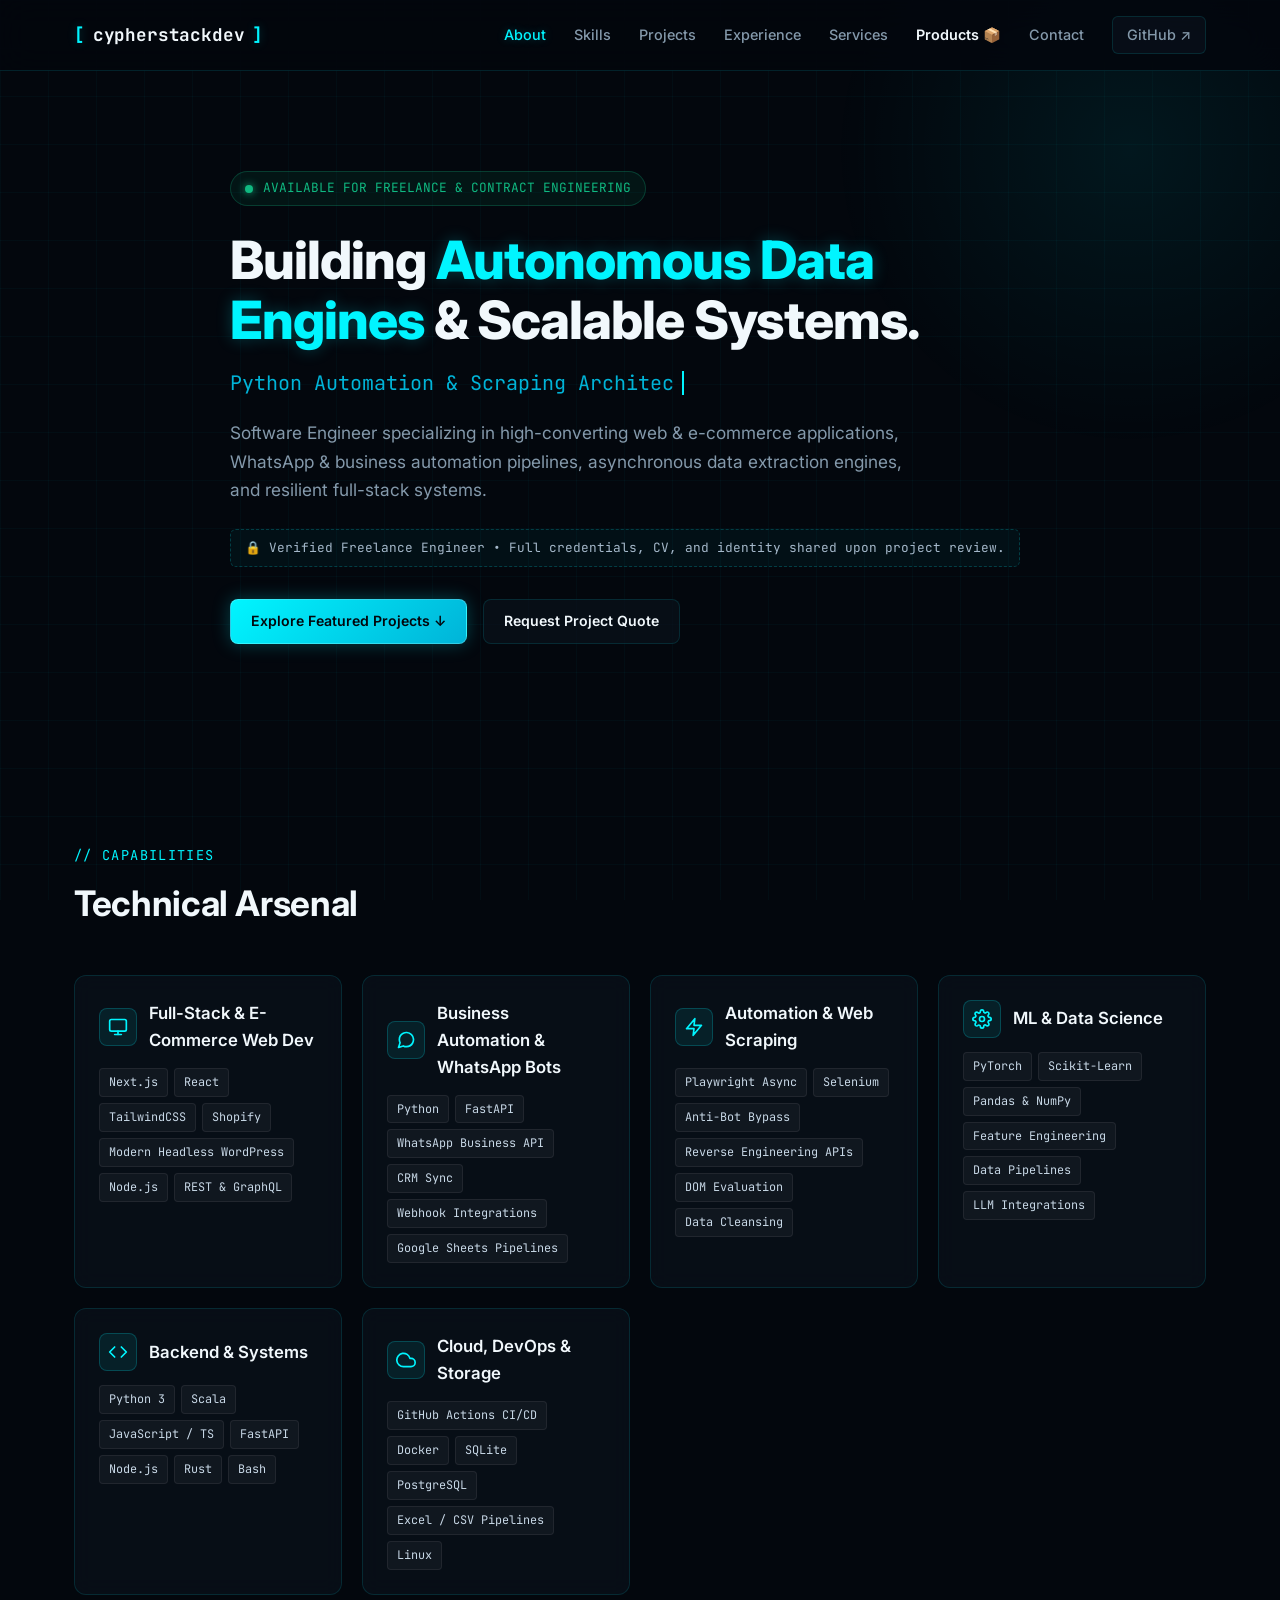
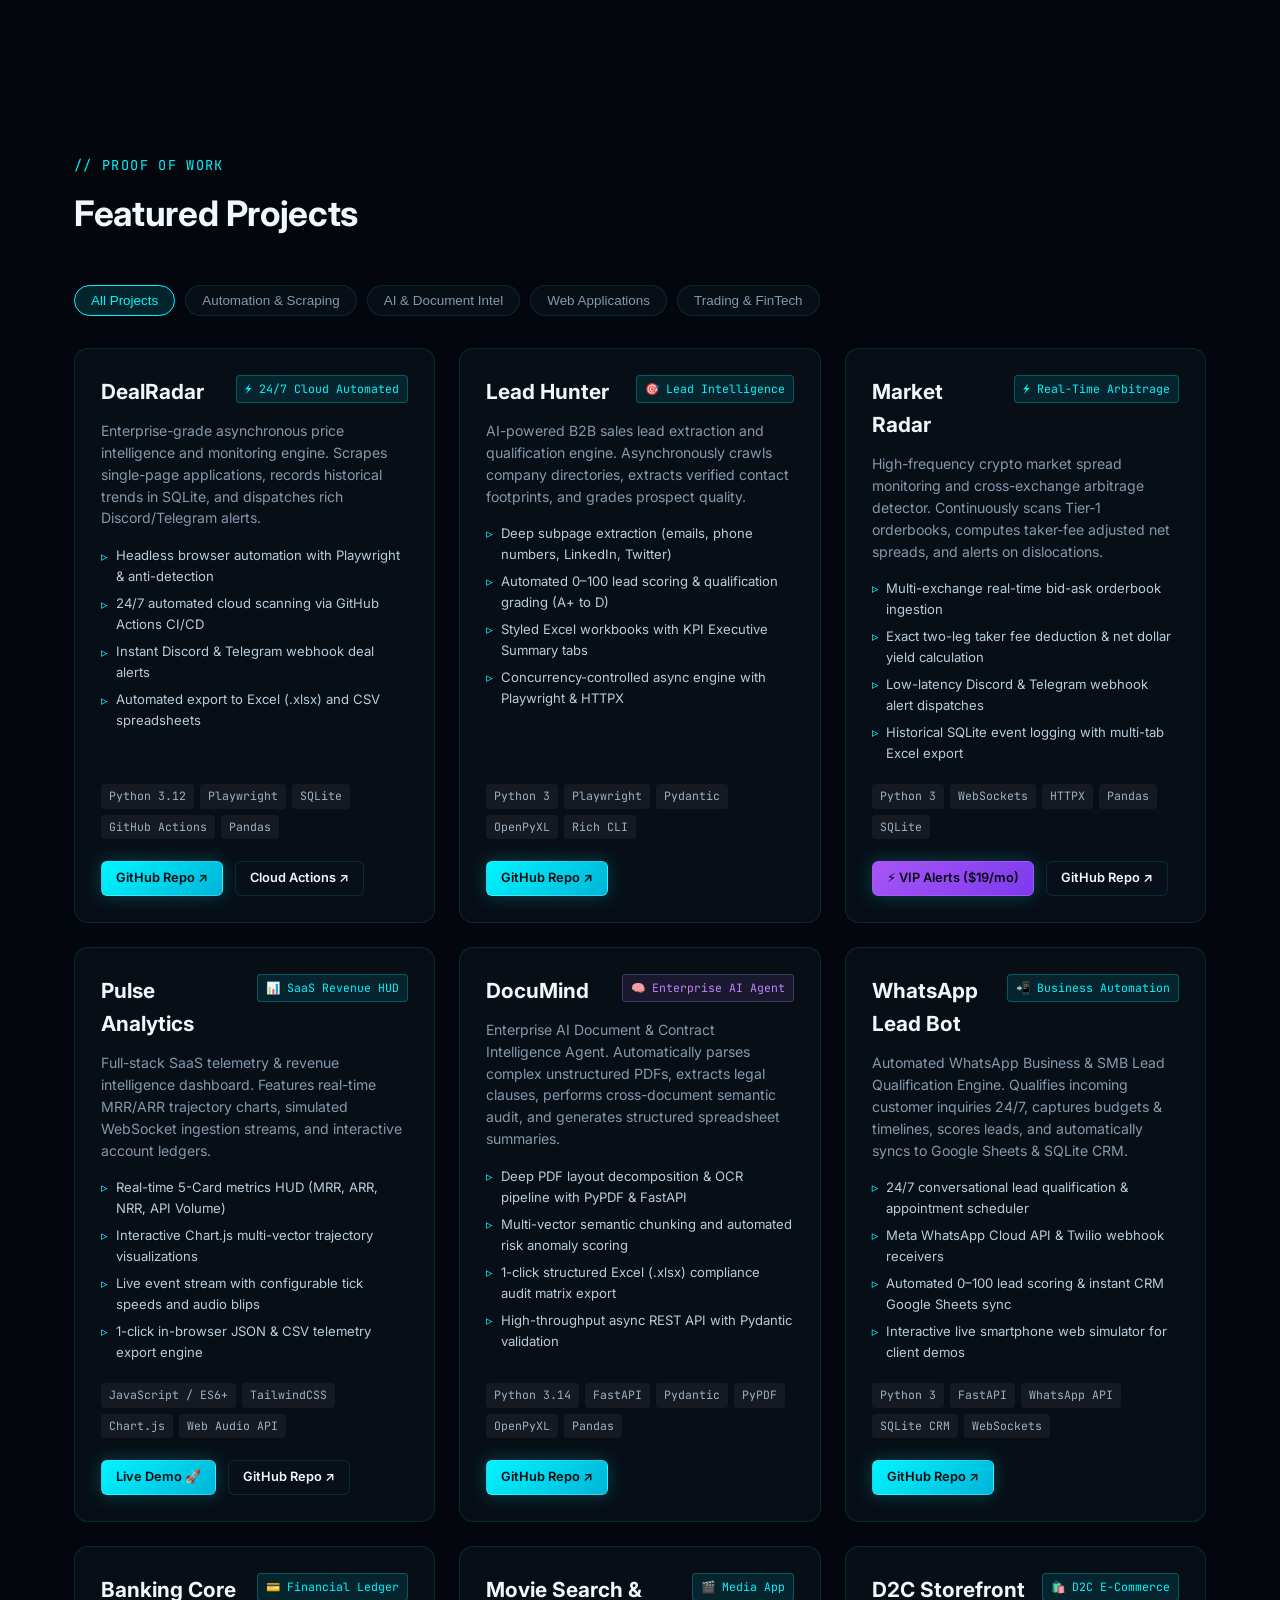
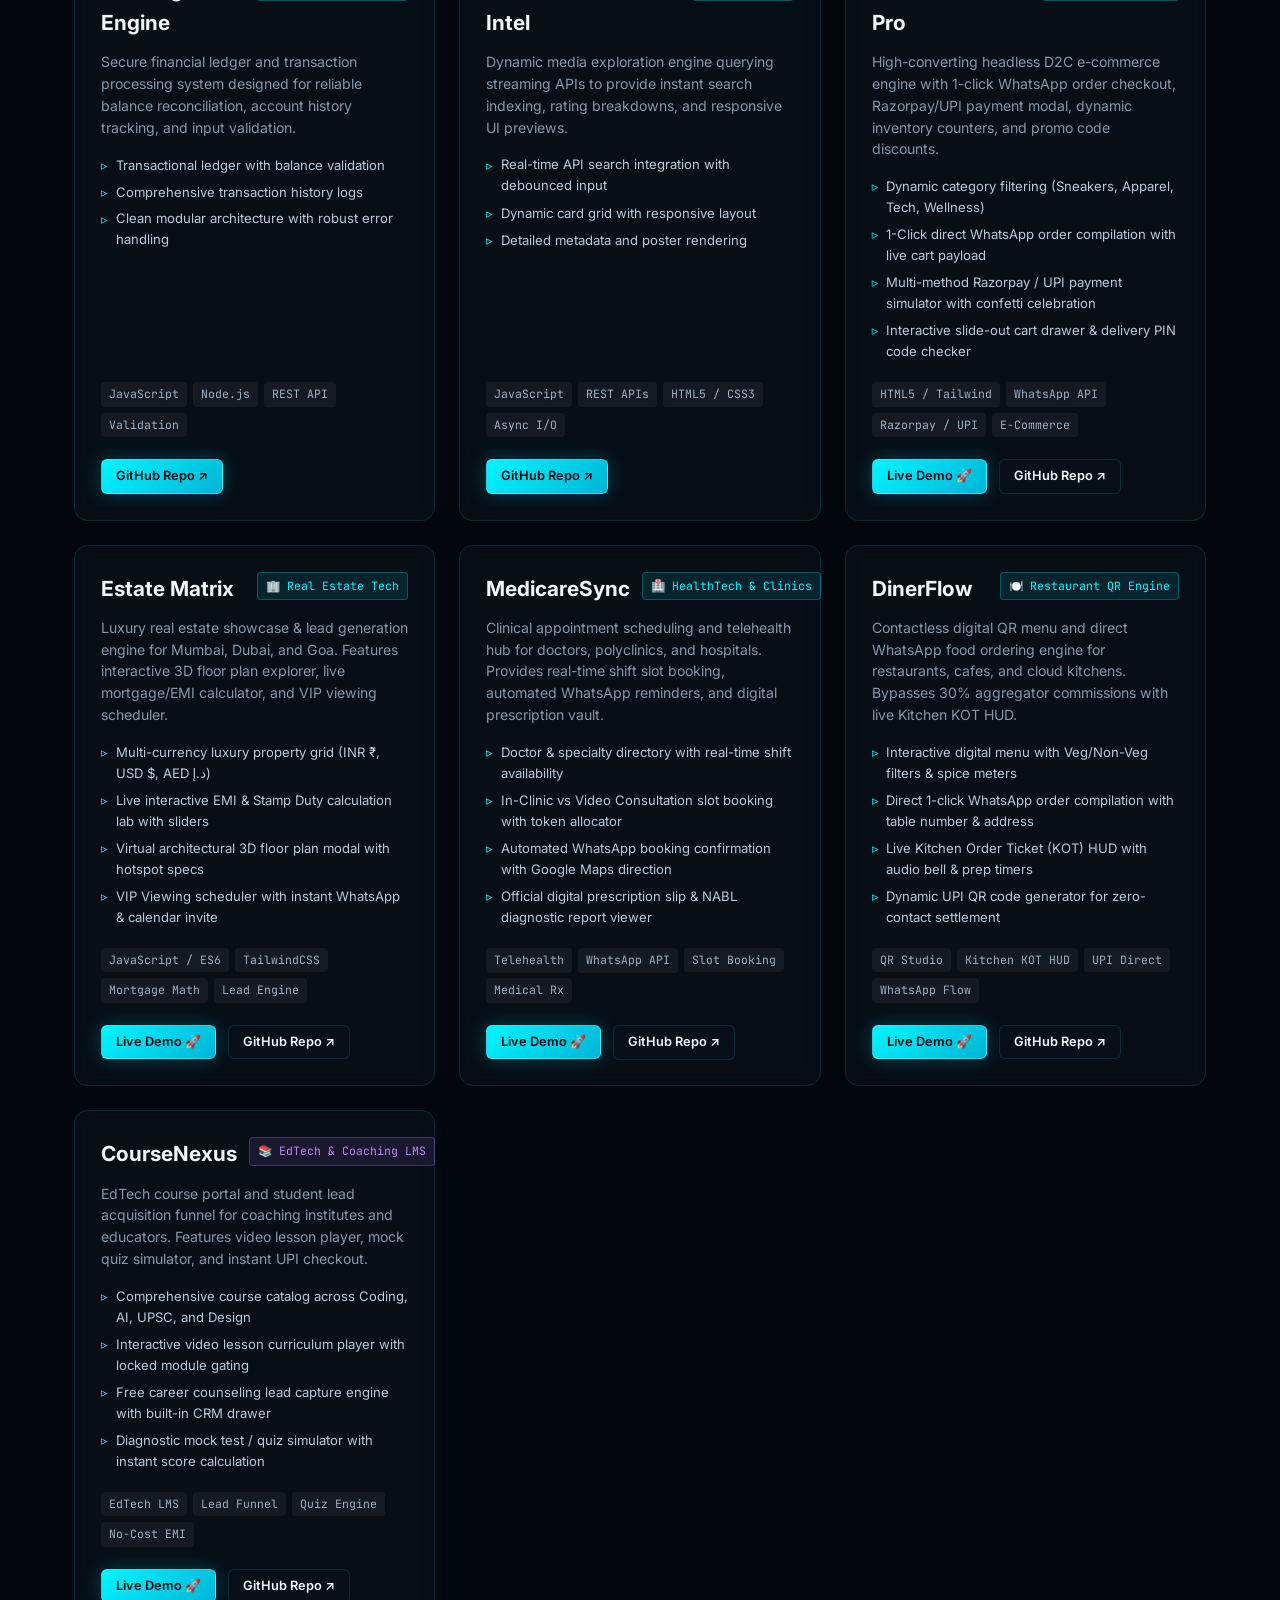
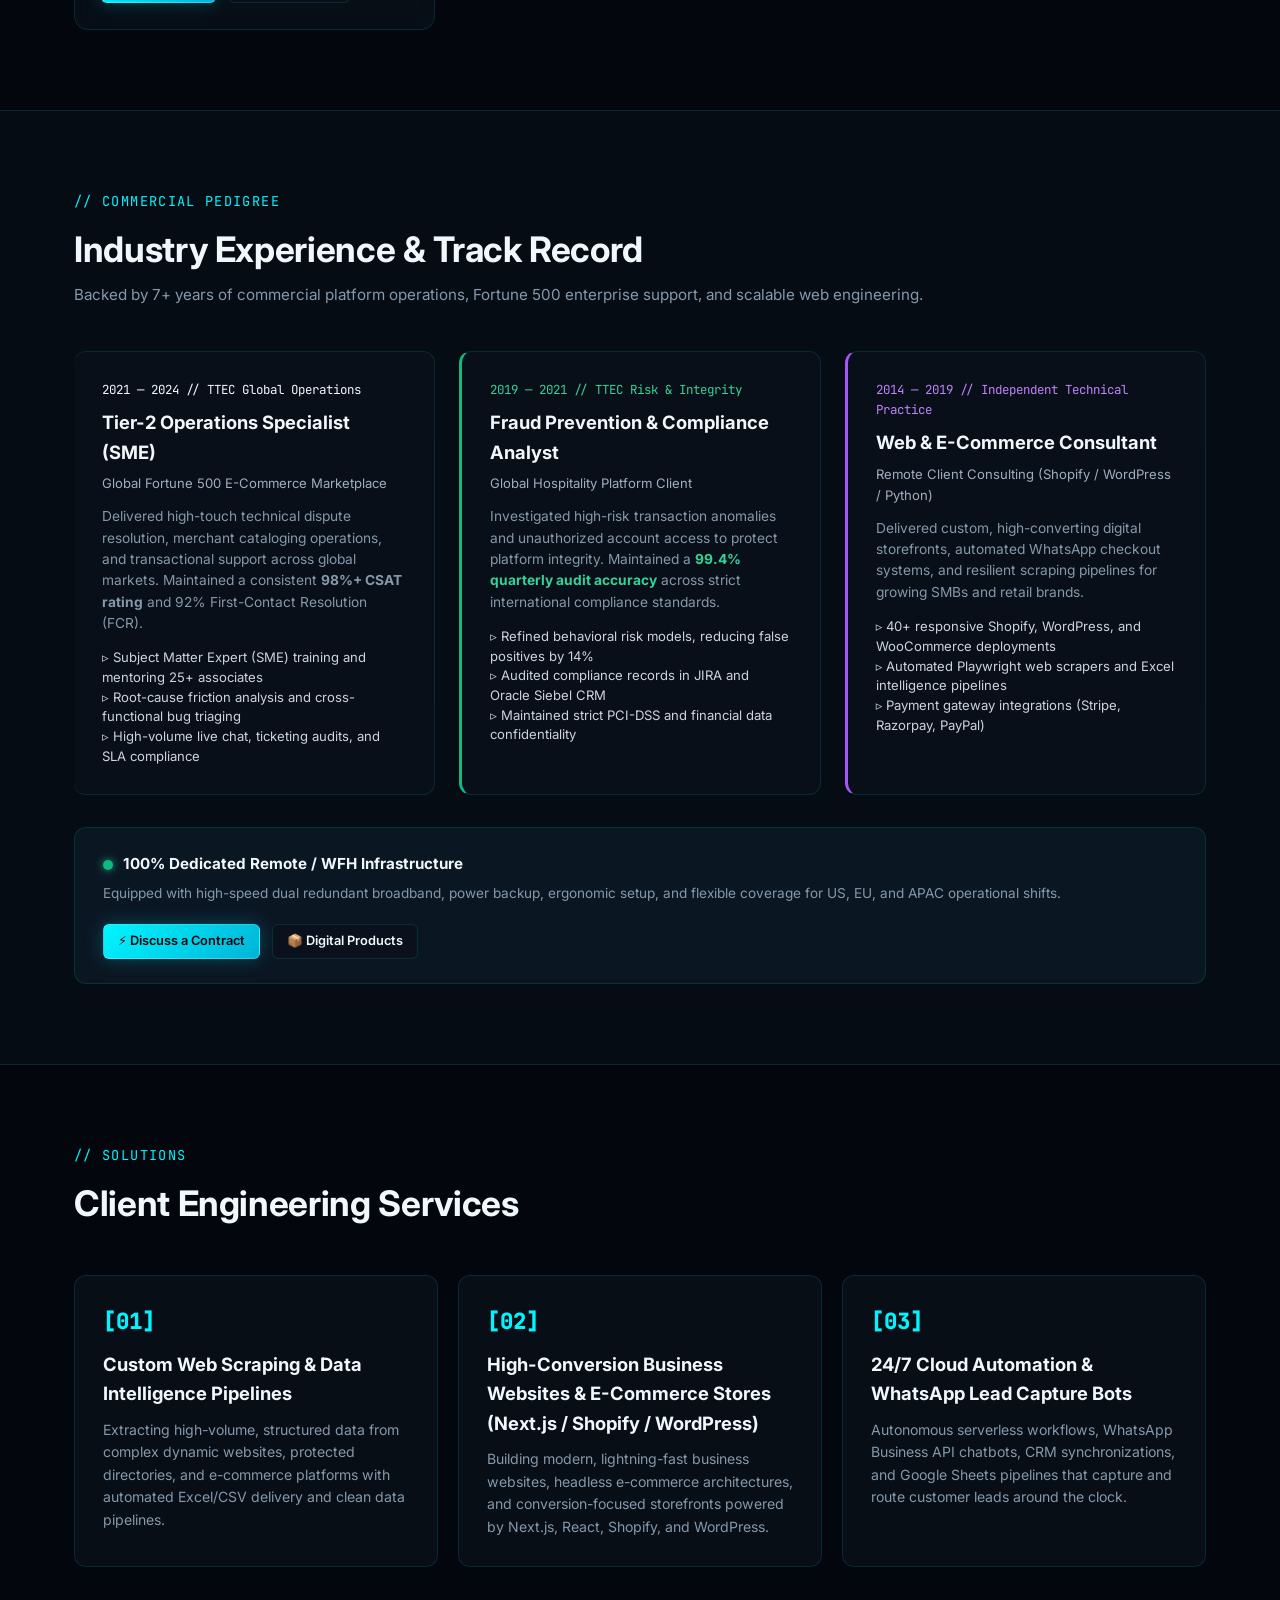
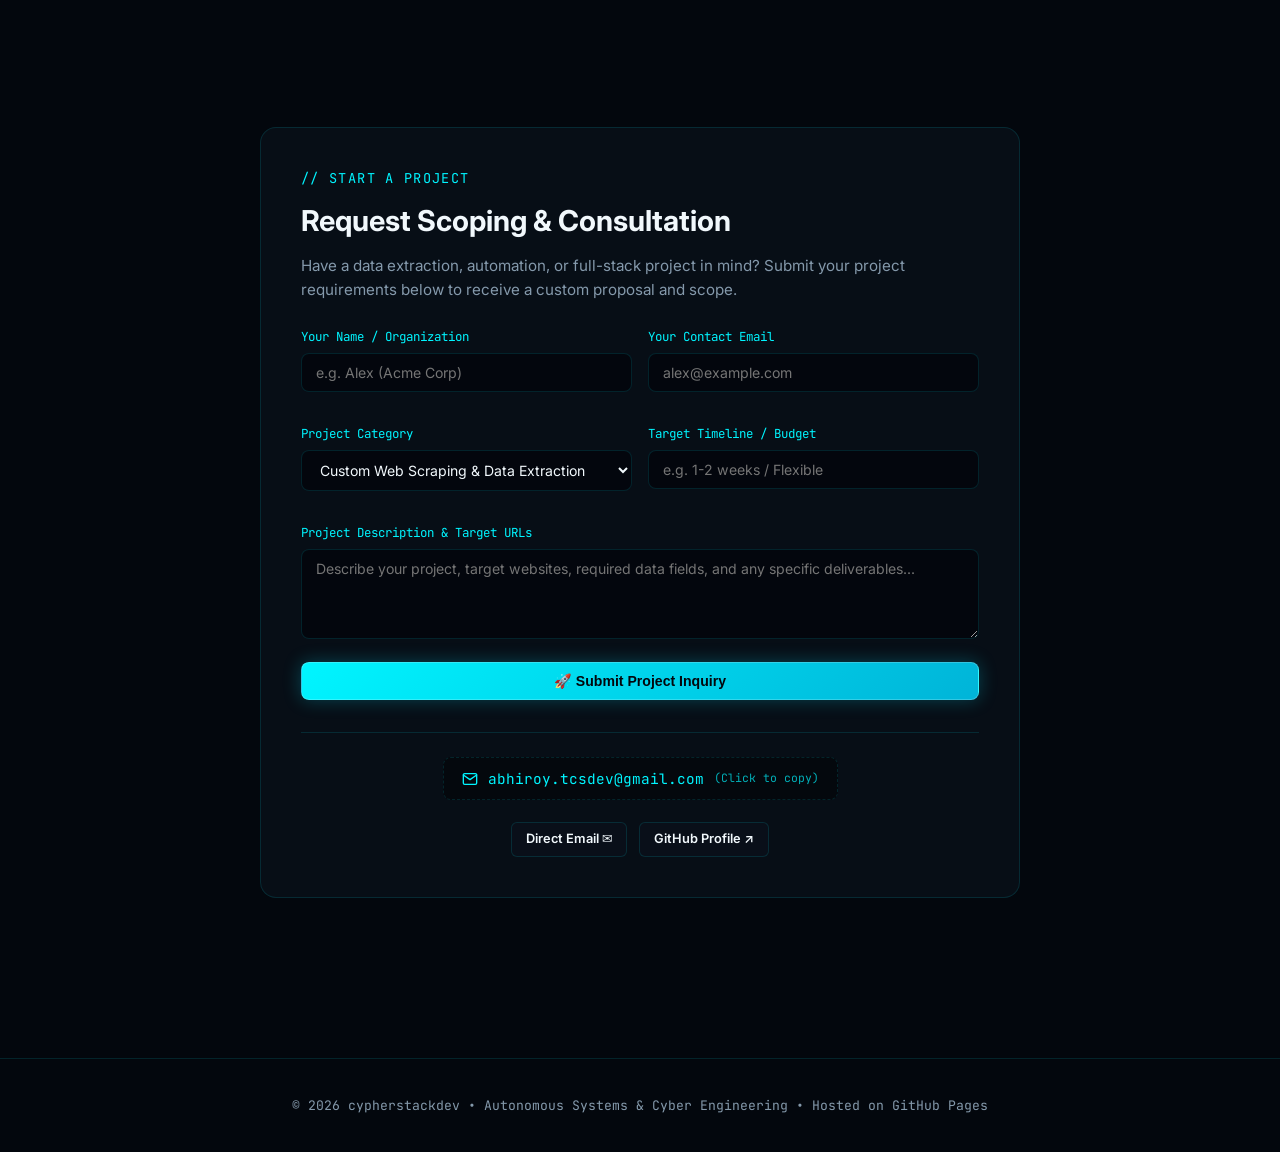
<file: index.html>
<!DOCTYPE html>
<html lang="en">
<head>
  <meta charset="UTF-8">
  <meta name="viewport" content="width=device-width, initial-scale=1.0">
  <title>cypherstackdev | Full-Stack Software Engineer & Automation Architect</title>
  <meta name="description" content="Portfolio of cypherstackdev — Full-Stack Engineer, Python Automation Architect, and Data Intelligence Specialist.">
  <link rel="stylesheet" href="assets/css/style.css">
  <link rel="preconnect" href="https://fonts.googleapis.com">
  <link rel="preconnect" href="https://fonts.gstatic.com" crossorigin>
  <link href="https://fonts.googleapis.com/css2?family=Inter:wght@400;500;600;700;800&family=JetBrains+Mono:wght@400;600;700&display=swap" rel="stylesheet">
</head>
<body>

  <div class="ambient-glow"></div>

  <!-- Navigation Header -->
  <header>
    <div class="container nav-container">
      <a href="#" class="logo">
        <span class="logo-bracket">[</span>cypherstackdev<span class="logo-bracket">]</span>
      </a>
      <ul class="nav-links">
        <li><a href="#about" class="active">About</a></li>
        <li><a href="#skills">Skills</a></li>
        <li><a href="#projects">Projects</a></li>
        <li><a href="#experience">Experience</a></li>
        <li><a href="#services">Services</a></li>
        <li><a href="products/" style="color: var(--primary); font-weight: 600;">Products 📦</a></li>
        <li><a href="#contact">Contact</a></li>
        <li><a href="https://github.com/cypherstackdev" target="_blank" class="btn btn-secondary btn-sm">GitHub ↗</a></li>
      </ul>
    </div>
  </header>

  <!-- Hero Section -->
  <section class="hero" id="about">
    <div class="container">
      <div class="hero-content">
        <div class="status-pill">
          <span class="pulse-indicator"></span>
          <span>AVAILABLE FOR FREELANCE & CONTRACT ENGINEERING</span>
        </div>
        <h1>Building <span class="highlight">Autonomous Data Engines</span> & Scalable Systems.</h1>
        <div class="typed-container">
          <span id="typed-text">Python Automation Architect</span>
          <span class="typed-cursor"></span>
        </div>
        <p class="hero-description">
          Software Engineer specializing in high-converting web & e-commerce applications, WhatsApp & business automation pipelines, asynchronous data extraction engines, and resilient full-stack systems.
        </p>
        <div class="privacy-badge">
          <span>🔒 Verified Freelance Engineer • Full credentials, CV, and identity shared upon project review.</span>
        </div>
        <div class="hero-cta">
          <a href="#projects" class="btn btn-primary">Explore Featured Projects ↓</a>
          <a href="#contact" class="btn btn-secondary">Request Project Quote</a>
        </div>
      </div>
    </div>
  </section>

  <!-- Technical Arsenal / Skills Matrix -->
  <section id="skills">
    <div class="container">
      <div class="section-header">
        <span class="section-tag">// Capabilities</span>
        <h2 class="section-title">Technical Arsenal</h2>
      </div>
      <div class="skills-grid">
        
        <!-- Skill 1: Full-Stack & E-Commerce Web Dev -->
        <div class="skill-card">
          <div class="skill-header">
            <div class="skill-icon">
              <svg width="20" height="20" viewBox="0 0 24 24" fill="none" stroke="currentColor" stroke-width="2" stroke-linecap="round" stroke-linejoin="round"><rect x="2" y="3" width="20" height="14" rx="2" ry="2"/><line x1="8" y1="21" x2="16" y2="21"/><line x1="12" y1="17" x2="12" y2="21"/></svg>
            </div>
            <h3 class="skill-title">Full-Stack & E-Commerce Web Dev</h3>
          </div>
          <div class="skill-tags">
            <span class="skill-tag">Next.js</span>
            <span class="skill-tag">React</span>
            <span class="skill-tag">TailwindCSS</span>
            <span class="skill-tag">Shopify</span>
            <span class="skill-tag">Modern Headless WordPress</span>
            <span class="skill-tag">Node.js</span>
            <span class="skill-tag">REST & GraphQL</span>
          </div>
        </div>

        <!-- Skill 2: Business Automation & WhatsApp Bots -->
        <div class="skill-card">
          <div class="skill-header">
            <div class="skill-icon">
              <svg width="20" height="20" viewBox="0 0 24 24" fill="none" stroke="currentColor" stroke-width="2" stroke-linecap="round" stroke-linejoin="round"><path d="M21 11.5a8.38 8.38 0 0 1-.9 3.8 8.5 8.5 0 0 1-7.6 4.7 8.38 8.38 0 0 1-3.8-.9L3 21l1.9-5.7a8.38 8.38 0 0 1-.9-3.8 8.5 8.5 0 0 1 4.7-7.6 8.38 8.38 0 0 1 3.8-.9h.5a8.48 8.48 0 0 1 8 8v.5z"/></svg>
            </div>
            <h3 class="skill-title">Business Automation & WhatsApp Bots</h3>
          </div>
          <div class="skill-tags">
            <span class="skill-tag">Python</span>
            <span class="skill-tag">FastAPI</span>
            <span class="skill-tag">WhatsApp Business API</span>
            <span class="skill-tag">CRM Sync</span>
            <span class="skill-tag">Webhook Integrations</span>
            <span class="skill-tag">Google Sheets Pipelines</span>
          </div>
        </div>

        <!-- Skill 3: Automation & Scraping -->
        <div class="skill-card">
          <div class="skill-header">
            <div class="skill-icon">
              <svg width="20" height="20" viewBox="0 0 24 24" fill="none" stroke="currentColor" stroke-width="2" stroke-linecap="round" stroke-linejoin="round"><path d="M13 2L3 14h9l-1 8 10-12h-9l1-8z"/></svg>
            </div>
            <h3 class="skill-title">Automation & Web Scraping</h3>
          </div>
          <div class="skill-tags">
            <span class="skill-tag">Playwright Async</span>
            <span class="skill-tag">Selenium</span>
            <span class="skill-tag">Anti-Bot Bypass</span>
            <span class="skill-tag">Reverse Engineering APIs</span>
            <span class="skill-tag">DOM Evaluation</span>
            <span class="skill-tag">Data Cleansing</span>
          </div>
        </div>

        <!-- Skill 4: Machine Learning & Data Science -->
        <div class="skill-card">
          <div class="skill-header">
            <div class="skill-icon">
              <svg width="20" height="20" viewBox="0 0 24 24" fill="none" stroke="currentColor" stroke-width="2" stroke-linecap="round" stroke-linejoin="round"><circle cx="12" cy="12" r="3"/><path d="M19.4 15a1.65 1.65 0 0 0 .33 1.82l.06.06a2 2 0 0 1 0 2.83 2 2 0 0 1-2.83 0l-.06-.06a1.65 1.65 0 0 0-1.82-.33 1.65 1.65 0 0 0-1 1.51V21a2 2 0 0 1-2 2 2 2 0 0 1-2-2v-.09A1.65 1.65 0 0 0 9 19.4a1.65 1.65 0 0 0-1.82.33l-.06.06a2 2 0 0 1-2.83 0 2 2 0 0 1 0-2.83l.06-.06a1.65 1.65 0 0 0 .33-1.82 1.65 1.65 0 0 0-1.51-1H3a2 2 0 0 1-2-2 2 2 0 0 1 2-2h.09A1.65 1.65 0 0 0 4.6 9a1.65 1.65 0 0 0-.33-1.82l-.06-.06a2 2 0 0 1 0-2.83 2 2 0 0 1 2.83 0l.06.06a1.65 1.65 0 0 0 1.82.33H9a1.65 1.65 0 0 0 1-1.51V3a2 2 0 0 1 2-2 2 2 0 0 1 2 2v.09a1.65 1.65 0 0 0 1 1.51 1.65 1.65 0 0 0 1.82-.33l.06-.06a2 2 0 0 1 2.83 0 2 2 0 0 1 0 2.83l-.06.06a1.65 1.65 0 0 0-.33 1.82V9a1.65 1.65 0 0 0 1.51 1H21a2 2 0 0 1 2 2 2 2 0 0 1-2 2h-.09a1.65 1.65 0 0 0-1.51 1z"/></svg>
            </div>
            <h3 class="skill-title">ML & Data Science</h3>
          </div>
          <div class="skill-tags">
            <span class="skill-tag">PyTorch</span>
            <span class="skill-tag">Scikit-Learn</span>
            <span class="skill-tag">Pandas & NumPy</span>
            <span class="skill-tag">Feature Engineering</span>
            <span class="skill-tag">Data Pipelines</span>
            <span class="skill-tag">LLM Integrations</span>
          </div>
        </div>

        <!-- Skill 5: Backend & Systems -->
        <div class="skill-card">
          <div class="skill-header">
            <div class="skill-icon">
              <svg width="20" height="20" viewBox="0 0 24 24" fill="none" stroke="currentColor" stroke-width="2" stroke-linecap="round" stroke-linejoin="round"><polyline points="16 18 22 12 16 6"/><polyline points="8 6 2 12 8 18"/></svg>
            </div>
            <h3 class="skill-title">Backend & Systems</h3>
          </div>
          <div class="skill-tags">
            <span class="skill-tag">Python 3</span>
            <span class="skill-tag">Scala</span>
            <span class="skill-tag">JavaScript / TS</span>
            <span class="skill-tag">FastAPI</span>
            <span class="skill-tag">Node.js</span>
            <span class="skill-tag">Rust</span>
            <span class="skill-tag">Bash</span>
          </div>
        </div>

        <!-- Skill 6: Cloud, DevOps & Storage -->
        <div class="skill-card">
          <div class="skill-header">
            <div class="skill-icon">
              <svg width="20" height="20" viewBox="0 0 24 24" fill="none" stroke="currentColor" stroke-width="2" stroke-linecap="round" stroke-linejoin="round"><path d="M18 10h-1.26A8 8 0 1 0 9 20h9a5 5 0 0 0 0-10z"/></svg>
            </div>
            <h3 class="skill-title">Cloud, DevOps & Storage</h3>
          </div>
          <div class="skill-tags">
            <span class="skill-tag">GitHub Actions CI/CD</span>
            <span class="skill-tag">Docker</span>
            <span class="skill-tag">SQLite</span>
            <span class="skill-tag">PostgreSQL</span>
            <span class="skill-tag">Excel / CSV Pipelines</span>
            <span class="skill-tag">Linux</span>
          </div>
        </div>

      </div>
    </div>
  </section>

  <!-- Featured Projects Showcase -->
  <section id="projects">
    <div class="container">
      <div class="section-header">
        <span class="section-tag">// Proof of Work</span>
        <h2 class="section-title">Featured Projects</h2>
      </div>

      <div class="filter-container">
        <button class="filter-btn active" data-filter="all">All Projects</button>
        <button class="filter-btn" data-filter="automation">Automation & Scraping</button>
        <button class="filter-btn" data-filter="ai">AI & Document Intel</button>
        <button class="filter-btn" data-filter="fullstack">Web Applications</button>
        <button class="filter-btn" data-filter="fintech">Trading & FinTech</button>
      </div>

      <div class="projects-grid">

        <!-- Project 1: DealRadar -->
        <div class="project-card" data-category="automation">
          <div>
            <div class="project-header">
              <h3 class="project-title">DealRadar</h3>
              <span class="project-badge">⚡ 24/7 Cloud Automated</span>
            </div>
            <p class="project-description">
              Enterprise-grade asynchronous price intelligence and monitoring engine. Scrapes single-page applications, records historical trends in SQLite, and dispatches rich Discord/Telegram alerts.
            </p>
            <ul class="project-features">
              <li><span class="feature-bullet">▹</span> Headless browser automation with Playwright & anti-detection</li>
              <li><span class="feature-bullet">▹</span> 24/7 automated cloud scanning via GitHub Actions CI/CD</li>
              <li><span class="feature-bullet">▹</span> Instant Discord & Telegram webhook deal alerts</li>
              <li><span class="feature-bullet">▹</span> Automated export to Excel (.xlsx) and CSV spreadsheets</li>
            </ul>
          </div>
          <div>
            <div class="project-tech-stack">
              <span class="tech-tag">Python 3.12</span>
              <span class="tech-tag">Playwright</span>
              <span class="tech-tag">SQLite</span>
              <span class="tech-tag">GitHub Actions</span>
              <span class="tech-tag">Pandas</span>
            </div>
            <div class="project-links">
              <a href="https://github.com/cypherstackdev/DealRadar" target="_blank" class="btn btn-primary btn-sm">GitHub Repo ↗</a>
              <a href="https://github.com/cypherstackdev/DealRadar/actions" target="_blank" class="btn btn-secondary btn-sm">Cloud Actions ↗</a>
            </div>
          </div>
        </div>

        <!-- Project 2: Lead Hunter -->
        <div class="project-card" data-category="automation">
          <div>
            <div class="project-header">
              <h3 class="project-title">Lead Hunter</h3>
              <span class="project-badge">🎯 Lead Intelligence</span>
            </div>
            <p class="project-description">
              AI-powered B2B sales lead extraction and qualification engine. Asynchronously crawls company directories, extracts verified contact footprints, and grades prospect quality.
            </p>
            <ul class="project-features">
              <li><span class="feature-bullet">▹</span> Deep subpage extraction (emails, phone numbers, LinkedIn, Twitter)</li>
              <li><span class="feature-bullet">▹</span> Automated 0–100 lead scoring & qualification grading (A+ to D)</li>
              <li><span class="feature-bullet">▹</span> Styled Excel workbooks with KPI Executive Summary tabs</li>
              <li><span class="feature-bullet">▹</span> Concurrency-controlled async engine with Playwright & HTTPX</li>
            </ul>
          </div>
          <div>
            <div class="project-tech-stack">
              <span class="tech-tag">Python 3</span>
              <span class="tech-tag">Playwright</span>
              <span class="tech-tag">Pydantic</span>
              <span class="tech-tag">OpenPyXL</span>
              <span class="tech-tag">Rich CLI</span>
            </div>
            <div class="project-links">
              <a href="https://github.com/cypherstackdev/lead-hunter" target="_blank" class="btn btn-primary btn-sm">GitHub Repo ↗</a>
            </div>
          </div>
        </div>

        <!-- Project 3: Market Radar -->
        <div class="project-card" data-category="fintech">
          <div>
            <div class="project-header">
              <h3 class="project-title">Market Radar</h3>
              <span class="project-badge">⚡ Real-Time Arbitrage</span>
            </div>
            <p class="project-description">
              High-frequency crypto market spread monitoring and cross-exchange arbitrage detector. Continuously scans Tier-1 orderbooks, computes taker-fee adjusted net spreads, and alerts on dislocations.
            </p>
            <ul class="project-features">
              <li><span class="feature-bullet">▹</span> Multi-exchange real-time bid-ask orderbook ingestion</li>
              <li><span class="feature-bullet">▹</span> Exact two-leg taker fee deduction & net dollar yield calculation</li>
              <li><span class="feature-bullet">▹</span> Low-latency Discord & Telegram webhook alert dispatches</li>
              <li><span class="feature-bullet">▹</span> Historical SQLite event logging with multi-tab Excel export</li>
            </ul>
          </div>
          <div>
            <div class="project-tech-stack">
              <span class="tech-tag">Python 3</span>
              <span class="tech-tag">WebSockets</span>
              <span class="tech-tag">HTTPX</span>
              <span class="tech-tag">Pandas</span>
              <span class="tech-tag">SQLite</span>
            </div>
            <div class="project-links">
              <a href="https://whop.com/cypherstackdev-github-io/vip-deal-arbitrage-alerts" target="_blank" class="btn btn-primary btn-sm" style="background: linear-gradient(135deg, #a855f7, #7c3aed); border-color: #a855f7;">⚡ VIP Alerts ($19/mo)</a>
              <a href="https://github.com/cypherstackdev/market-radar" target="_blank" class="btn btn-secondary btn-sm">GitHub Repo ↗</a>
            </div>
          </div>
        </div>

        <!-- Project 4: Pulse Analytics -->
        <div class="project-card" data-category="fullstack">
          <div>
            <div class="project-header">
              <h3 class="project-title">Pulse Analytics</h3>
              <span class="project-badge">📊 SaaS Revenue HUD</span>
            </div>
            <p class="project-description">
              Full-stack SaaS telemetry & revenue intelligence dashboard. Features real-time MRR/ARR trajectory charts, simulated WebSocket ingestion streams, and interactive account ledgers.
            </p>
            <ul class="project-features">
              <li><span class="feature-bullet">▹</span> Real-time 5-Card metrics HUD (MRR, ARR, NRR, API Volume)</li>
              <li><span class="feature-bullet">▹</span> Interactive Chart.js multi-vector trajectory visualizations</li>
              <li><span class="feature-bullet">▹</span> Live event stream with configurable tick speeds and audio blips</li>
              <li><span class="feature-bullet">▹</span> 1-click in-browser JSON & CSV telemetry export engine</li>
            </ul>
          </div>
          <div>
            <div class="project-tech-stack">
              <span class="tech-tag">JavaScript / ES6+</span>
              <span class="tech-tag">TailwindCSS</span>
              <span class="tech-tag">Chart.js</span>
              <span class="tech-tag">Web Audio API</span>
            </div>
            <div class="project-links">
              <a href="https://cypherstackdev.github.io/pulse-analytics/" target="_blank" class="btn btn-primary btn-sm">Live Demo 🚀</a>
              <a href="https://github.com/cypherstackdev/pulse-analytics" target="_blank" class="btn btn-secondary btn-sm">GitHub Repo ↗</a>
            </div>
          </div>
        </div>

        <!-- Project 5: DocuMind -->
        <div class="project-card" data-category="ai">
          <div>
            <div class="project-header">
              <h3 class="project-title">DocuMind</h3>
              <span class="project-badge purple">🧠 Enterprise AI Agent</span>
            </div>
            <p class="project-description">
              Enterprise AI Document & Contract Intelligence Agent. Automatically parses complex unstructured PDFs, extracts legal clauses, performs cross-document semantic audit, and generates structured spreadsheet summaries.
            </p>
            <ul class="project-features">
              <li><span class="feature-bullet">▹</span> Deep PDF layout decomposition & OCR pipeline with PyPDF & FastAPI</li>
              <li><span class="feature-bullet">▹</span> Multi-vector semantic chunking and automated risk anomaly scoring</li>
              <li><span class="feature-bullet">▹</span> 1-click structured Excel (.xlsx) compliance audit matrix export</li>
              <li><span class="feature-bullet">▹</span> High-throughput async REST API with Pydantic validation</li>
            </ul>
          </div>
          <div>
            <div class="project-tech-stack">
              <span class="tech-tag">Python 3.14</span>
              <span class="tech-tag">FastAPI</span>
              <span class="tech-tag">Pydantic</span>
              <span class="tech-tag">PyPDF</span>
              <span class="tech-tag">OpenPyXL</span>
              <span class="tech-tag">Pandas</span>
            </div>
            <div class="project-links">
              <a href="https://github.com/cypherstackdev/docu-mind" target="_blank" class="btn btn-primary btn-sm">GitHub Repo ↗</a>
            </div>
          </div>
        </div>

        <!-- Project 6: WhatsApp Business Lead Bot -->
        <div class="project-card" data-category="automation">
          <div>
            <div class="project-header">
              <h3 class="project-title">WhatsApp Lead Bot</h3>
              <span class="project-badge">📲 Business Automation</span>
            </div>
            <p class="project-description">
              Automated WhatsApp Business & SMB Lead Qualification Engine. Qualifies incoming customer inquiries 24/7, captures budgets & timelines, scores leads, and automatically syncs to Google Sheets & SQLite CRM.
            </p>
            <ul class="project-features">
              <li><span class="feature-bullet">▹</span> 24/7 conversational lead qualification & appointment scheduler</li>
              <li><span class="feature-bullet">▹</span> Meta WhatsApp Cloud API & Twilio webhook receivers</li>
              <li><span class="feature-bullet">▹</span> Automated 0–100 lead scoring & instant CRM Google Sheets sync</li>
              <li><span class="feature-bullet">▹</span> Interactive live smartphone web simulator for client demos</li>
            </ul>
          </div>
          <div>
            <div class="project-tech-stack">
              <span class="tech-tag">Python 3</span>
              <span class="tech-tag">FastAPI</span>
              <span class="tech-tag">WhatsApp API</span>
              <span class="tech-tag">SQLite CRM</span>
              <span class="tech-tag">WebSockets</span>
            </div>
            <div class="project-links">
              <a href="https://github.com/cypherstackdev/whatsapp-lead-bot" target="_blank" class="btn btn-primary btn-sm">GitHub Repo ↗</a>
            </div>
          </div>
        </div>

        <!-- Project 7: Banking Transaction Core -->
        <div class="project-card" data-category="fullstack">
          <div>
            <div class="project-header">
              <h3 class="project-title">Banking Core Engine</h3>
              <span class="project-badge">💳 Financial Ledger</span>
            </div>
            <p class="project-description">
              Secure financial ledger and transaction processing system designed for reliable balance reconciliation, account history tracking, and input validation.
            </p>
            <ul class="project-features">
              <li><span class="feature-bullet">▹</span> Transactional ledger with balance validation</li>
              <li><span class="feature-bullet">▹</span> Comprehensive transaction history logs</li>
              <li><span class="feature-bullet">▹</span> Clean modular architecture with robust error handling</li>
            </ul>
          </div>
          <div>
            <div class="project-tech-stack">
              <span class="tech-tag">JavaScript</span>
              <span class="tech-tag">Node.js</span>
              <span class="tech-tag">REST API</span>
              <span class="tech-tag">Validation</span>
            </div>
            <div class="project-links">
              <a href="https://github.com/cypherstackdev/banking-main" target="_blank" class="btn btn-primary btn-sm">GitHub Repo ↗</a>
            </div>
          </div>
        </div>

        <!-- Project 7: Movie Intelligence & Search App -->
        <div class="project-card" data-category="fullstack">
          <div>
            <div class="project-header">
              <h3 class="project-title">Movie Search & Intel</h3>
              <span class="project-badge">🎬 Media App</span>
            </div>
            <p class="project-description">
              Dynamic media exploration engine querying streaming APIs to provide instant search indexing, rating breakdowns, and responsive UI previews.
            </p>
            <ul class="project-features">
              <li><span class="feature-bullet">▹</span> Real-time API search integration with debounced input</li>
              <li><span class="feature-bullet">▹</span> Dynamic card grid with responsive layout</li>
              <li><span class="feature-bullet">▹</span> Detailed metadata and poster rendering</li>
            </ul>
          </div>
          <div>
            <div class="project-tech-stack">
              <span class="tech-tag">JavaScript</span>
              <span class="tech-tag">REST APIs</span>
              <span class="tech-tag">HTML5 / CSS3</span>
              <span class="tech-tag">Async I/O</span>
            </div>
            <div class="project-links">
              <a href="https://github.com/cypherstackdev/movie-search-app" target="_blank" class="btn btn-primary btn-sm">GitHub Repo ↗</a>
            </div>
          </div>
        </div>

        <!-- Project 8: D2C Storefront Pro -->
        <div class="project-card" data-category="fullstack">
          <div>
            <div class="project-header">
              <h3 class="project-title">D2C Storefront Pro</h3>
              <span class="project-badge emerald">🛍️ D2C E-Commerce</span>
            </div>
            <p class="project-description">
              High-converting headless D2C e-commerce engine with 1-click WhatsApp order checkout, Razorpay/UPI payment modal, dynamic inventory counters, and promo code discounts.
            </p>
            <ul class="project-features">
              <li><span class="feature-bullet">▹</span> Dynamic category filtering (Sneakers, Apparel, Tech, Wellness)</li>
              <li><span class="feature-bullet">▹</span> 1-Click direct WhatsApp order compilation with live cart payload</li>
              <li><span class="feature-bullet">▹</span> Multi-method Razorpay / UPI payment simulator with confetti celebration</li>
              <li><span class="feature-bullet">▹</span> Interactive slide-out cart drawer & delivery PIN code checker</li>
            </ul>
          </div>
          <div>
            <div class="project-tech-stack">
              <span class="tech-tag">HTML5 / Tailwind</span>
              <span class="tech-tag">WhatsApp API</span>
              <span class="tech-tag">Razorpay / UPI</span>
              <span class="tech-tag">E-Commerce</span>
            </div>
            <div class="project-links">
              <a href="demos/d2c-storefront/" target="_blank" class="btn btn-primary btn-sm">Live Demo 🚀</a>
              <a href="https://github.com/cypherstackdev/d2c-storefront-pro" target="_blank" class="btn btn-secondary btn-sm">GitHub Repo ↗</a>
            </div>
          </div>
        </div>

        <!-- Project 9: Estate Matrix -->
        <div class="project-card" data-category="fullstack">
          <div>
            <div class="project-header">
              <h3 class="project-title">Estate Matrix</h3>
              <span class="project-badge gold">🏢 Real Estate Tech</span>
            </div>
            <p class="project-description">
              Luxury real estate showcase & lead generation engine for Mumbai, Dubai, and Goa. Features interactive 3D floor plan explorer, live mortgage/EMI calculator, and VIP viewing scheduler.
            </p>
            <ul class="project-features">
              <li><span class="feature-bullet">▹</span> Multi-currency luxury property grid (INR ₹, USD $, AED د.إ)</li>
              <li><span class="feature-bullet">▹</span> Live interactive EMI & Stamp Duty calculation lab with sliders</li>
              <li><span class="feature-bullet">▹</span> Virtual architectural 3D floor plan modal with hotspot specs</li>
              <li><span class="feature-bullet">▹</span> VIP Viewing scheduler with instant WhatsApp & calendar invite</li>
            </ul>
          </div>
          <div>
            <div class="project-tech-stack">
              <span class="tech-tag">JavaScript / ES6</span>
              <span class="tech-tag">TailwindCSS</span>
              <span class="tech-tag">Mortgage Math</span>
              <span class="tech-tag">Lead Engine</span>
            </div>
            <div class="project-links">
              <a href="demos/estate-matrix/" target="_blank" class="btn btn-primary btn-sm">Live Demo 🚀</a>
              <a href="https://github.com/cypherstackdev/estate-matrix" target="_blank" class="btn btn-secondary btn-sm">GitHub Repo ↗</a>
            </div>
          </div>
        </div>

        <!-- Project 10: MedicareSync -->
        <div class="project-card" data-category="automation">
          <div>
            <div class="project-header">
              <h3 class="project-title">MedicareSync</h3>
              <span class="project-badge">🏥 HealthTech & Clinics</span>
            </div>
            <p class="project-description">
              Clinical appointment scheduling and telehealth hub for doctors, polyclinics, and hospitals. Provides real-time shift slot booking, automated WhatsApp reminders, and digital prescription vault.
            </p>
            <ul class="project-features">
              <li><span class="feature-bullet">▹</span> Doctor & specialty directory with real-time shift availability</li>
              <li><span class="feature-bullet">▹</span> In-Clinic vs Video Consultation slot booking with token allocator</li>
              <li><span class="feature-bullet">▹</span> Automated WhatsApp booking confirmation with Google Maps direction</li>
              <li><span class="feature-bullet">▹</span> Official digital prescription slip & NABL diagnostic report viewer</li>
            </ul>
          </div>
          <div>
            <div class="project-tech-stack">
              <span class="tech-tag">Telehealth</span>
              <span class="tech-tag">WhatsApp API</span>
              <span class="tech-tag">Slot Booking</span>
              <span class="tech-tag">Medical Rx</span>
            </div>
            <div class="project-links">
              <a href="demos/medicare-sync/" target="_blank" class="btn btn-primary btn-sm">Live Demo 🚀</a>
              <a href="https://github.com/cypherstackdev/medicare-sync" target="_blank" class="btn btn-secondary btn-sm">GitHub Repo ↗</a>
            </div>
          </div>
        </div>

        <!-- Project 11: DinerFlow -->
        <div class="project-card" data-category="fullstack">
          <div>
            <div class="project-header">
              <h3 class="project-title">DinerFlow</h3>
              <span class="project-badge orange">🍽️ Restaurant QR Engine</span>
            </div>
            <p class="project-description">
              Contactless digital QR menu and direct WhatsApp food ordering engine for restaurants, cafes, and cloud kitchens. Bypasses 30% aggregator commissions with live Kitchen KOT HUD.
            </p>
            <ul class="project-features">
              <li><span class="feature-bullet">▹</span> Interactive digital menu with Veg/Non-Veg filters & spice meters</li>
              <li><span class="feature-bullet">▹</span> Direct 1-click WhatsApp order compilation with table number & address</li>
              <li><span class="feature-bullet">▹</span> Live Kitchen Order Ticket (KOT) HUD with audio bell & prep timers</li>
              <li><span class="feature-bullet">▹</span> Dynamic UPI QR code generator for zero-contact settlement</li>
            </ul>
          </div>
          <div>
            <div class="project-tech-stack">
              <span class="tech-tag">QR Studio</span>
              <span class="tech-tag">Kitchen KOT HUD</span>
              <span class="tech-tag">UPI Direct</span>
              <span class="tech-tag">WhatsApp Flow</span>
            </div>
            <div class="project-links">
              <a href="demos/diner-flow/" target="_blank" class="btn btn-primary btn-sm">Live Demo 🚀</a>
              <a href="https://github.com/cypherstackdev/diner-flow" target="_blank" class="btn btn-secondary btn-sm">GitHub Repo ↗</a>
            </div>
          </div>
        </div>

        <!-- Project 12: CourseNexus -->
        <div class="project-card" data-category="fullstack">
          <div>
            <div class="project-header">
              <h3 class="project-title">CourseNexus</h3>
              <span class="project-badge purple">📚 EdTech & Coaching LMS</span>
            </div>
            <p class="project-description">
              EdTech course portal and student lead acquisition funnel for coaching institutes and educators. Features video lesson player, mock quiz simulator, and instant UPI checkout.
            </p>
            <ul class="project-features">
              <li><span class="feature-bullet">▹</span> Comprehensive course catalog across Coding, AI, UPSC, and Design</li>
              <li><span class="feature-bullet">▹</span> Interactive video lesson curriculum player with locked module gating</li>
              <li><span class="feature-bullet">▹</span> Free career counseling lead capture engine with built-in CRM drawer</li>
              <li><span class="feature-bullet">▹</span> Diagnostic mock test / quiz simulator with instant score calculation</li>
            </ul>
          </div>
          <div>
            <div class="project-tech-stack">
              <span class="tech-tag">EdTech LMS</span>
              <span class="tech-tag">Lead Funnel</span>
              <span class="tech-tag">Quiz Engine</span>
              <span class="tech-tag">No-Cost EMI</span>
            </div>
            <div class="project-links">
              <a href="demos/course-nexus/" target="_blank" class="btn btn-primary btn-sm">Live Demo 🚀</a>
              <a href="https://github.com/cypherstackdev/course-nexus" target="_blank" class="btn btn-secondary btn-sm">GitHub Repo ↗</a>
            </div>
          </div>
        </div>


      </div>
    </div>
  </section>


  <!-- Commercial Pedigree & Track Record Section -->
  <section id="experience" style="background: rgba(8, 15, 24, 0.7); border-top: 1px solid var(--border-subtle); border-bottom: 1px solid var(--border-subtle); padding: 80px 0;">
    <div class="container">
      <div class="section-header">
        <span class="section-tag">// Commercial Pedigree</span>
        <h2 class="section-title">Industry Experience & Track Record</h2>
        <p style="color: var(--text-muted); font-size: 0.95rem; margin-top: 6px;">
          Backed by 7+ years of commercial platform operations, Fortune 500 enterprise support, and scalable web engineering.
        </p>
      </div>

      <!-- Experience Grid -->
      <div style="display: grid; grid-template-columns: repeat(auto-fit, minmax(320px, 1fr)); gap: 24px; margin-top: 36px;">
        
        <!-- Milestone 1 -->
        <div class="service-card" style="border-left: 3px solid var(--primary); position: relative;">
          <div style="font-family: var(--font-mono); font-size: 0.78rem; color: var(--primary); margin-bottom: 8px;">2021 — 2024 // TTEC Global Operations</div>
          <h3 style="font-size: 1.15rem; color: var(--text-main); margin-bottom: 6px; font-weight: 700;">Tier-2 Operations Specialist (SME)</h3>
          <div style="font-size: 0.82rem; color: #a0aec0; margin-bottom: 12px;">Global Fortune 500 E-Commerce Marketplace</div>
          <p style="color: var(--text-muted); font-size: 0.86rem; line-height: 1.55; margin-bottom: 14px;">
            Delivered high-touch technical dispute resolution, merchant cataloging operations, and transactional support across global markets. Maintained a consistent <strong style="color: var(--primary);">98%+ CSAT rating</strong> and 92% First-Contact Resolution (FCR).
          </p>
          <ul style="list-style: none; padding: 0; font-size: 0.82rem; color: #cbd5e0; line-height: 1.5;">
            <li>▹ Subject Matter Expert (SME) training and mentoring 25+ associates</li>
            <li>▹ Root-cause friction analysis and cross-functional bug triaging</li>
            <li>▹ High-volume live chat, ticketing audits, and SLA compliance</li>
          </ul>
        </div>

        <!-- Milestone 2 -->
        <div class="service-card" style="border-left: 3px solid #10b981; position: relative;">
          <div style="font-family: var(--font-mono); font-size: 0.78rem; color: #34d399; margin-bottom: 8px;">2019 — 2021 // TTEC Risk & Integrity</div>
          <h3 style="font-size: 1.15rem; color: var(--text-main); margin-bottom: 6px; font-weight: 700;">Fraud Prevention & Compliance Analyst</h3>
          <div style="font-size: 0.82rem; color: #a0aec0; margin-bottom: 12px;">Global Hospitality Platform Client</div>
          <p style="color: var(--text-muted); font-size: 0.86rem; line-height: 1.55; margin-bottom: 14px;">
            Investigated high-risk transaction anomalies and unauthorized account access to protect platform integrity. Maintained a <strong style="color: #34d399;">99.4% quarterly audit accuracy</strong> across strict international compliance standards.
          </p>
          <ul style="list-style: none; padding: 0; font-size: 0.82rem; color: #cbd5e0; line-height: 1.5;">
            <li>▹ Refined behavioral risk models, reducing false positives by 14%</li>
            <li>▹ Audited compliance records in JIRA and Oracle Siebel CRM</li>
            <li>▹ Maintained strict PCI-DSS and financial data confidentiality</li>
          </ul>
        </div>

        <!-- Milestone 3 -->
        <div class="service-card" style="border-left: 3px solid #a855f7; position: relative;">
          <div style="font-family: var(--font-mono); font-size: 0.78rem; color: #c084fc; margin-bottom: 8px;">2014 — 2019 // Independent Technical Practice</div>
          <h3 style="font-size: 1.15rem; color: var(--text-main); margin-bottom: 6px; font-weight: 700;">Web & E-Commerce Consultant</h3>
          <div style="font-size: 0.82rem; color: #a0aec0; margin-bottom: 12px;">Remote Client Consulting (Shopify / WordPress / Python)</div>
          <p style="color: var(--text-muted); font-size: 0.86rem; line-height: 1.55; margin-bottom: 14px;">
            Delivered custom, high-converting digital storefronts, automated WhatsApp checkout systems, and resilient scraping pipelines for growing SMBs and retail brands.
          </p>
          <ul style="list-style: none; padding: 0; font-size: 0.82rem; color: #cbd5e0; line-height: 1.5;">
            <li>▹ 40+ responsive Shopify, WordPress, and WooCommerce deployments</li>
            <li>▹ Automated Playwright web scrapers and Excel intelligence pipelines</li>
            <li>▹ Payment gateway integrations (Stripe, Razorpay, PayPal)</li>
          </ul>
        </div>

      </div>

      <!-- Remote Infrastructure Banner -->
      <div style="margin-top: 32px; background: rgba(14, 26, 40, 0.75); border: 1px solid var(--border-subtle); border-radius: 12px; padding: 24px 28px; display: flex; justify-content: space-between; align-items: center; flex-wrap: wrap; gap: 20px;">
        <div>
          <div style="display: flex; align-items: center; gap: 10px; margin-bottom: 6px;">
            <span style="display: inline-block; width: 10px; height: 10px; border-radius: 50%; background: #10b981; box-shadow: 0 0 8px #10b981;"></span>
            <strong style="color: var(--text-main); font-size: 0.95rem;">100% Dedicated Remote / WFH Infrastructure</strong>
          </div>
          <div style="color: var(--text-muted); font-size: 0.85rem;">
            Equipped with high-speed dual redundant broadband, power backup, ergonomic setup, and flexible coverage for US, EU, and APAC operational shifts.
          </div>
        </div>
        <div style="display: flex; gap: 12px; flex-wrap: wrap;">
          <a href="#contact" class="btn btn-primary btn-sm">⚡ Discuss a Contract</a>
          <a href="products/" class="btn btn-secondary btn-sm">📦 Digital Products</a>
        </div>
      </div>

    </div>
  </section>

  <!-- Freelance Services & Client Solutions -->
  <section id="services">
    <div class="container">
      <div class="section-header">
        <span class="section-tag">// Solutions</span>
        <h2 class="section-title">Client Engineering Services</h2>
      </div>
      <div class="services-grid">
        <div class="service-card">
          <div class="service-code">[01]</div>
          <h3 class="service-title">Custom Web Scraping & Data Intelligence Pipelines</h3>
          <p class="service-desc">
            Extracting high-volume, structured data from complex dynamic websites, protected directories, and e-commerce platforms with automated Excel/CSV delivery and clean data pipelines.
          </p>
        </div>

        <div class="service-card">
          <div class="service-code">[02]</div>
          <h3 class="service-title">High-Conversion Business Websites & E-Commerce Stores (Next.js / Shopify / WordPress)</h3>
          <p class="service-desc">
            Building modern, lightning-fast business websites, headless e-commerce architectures, and conversion-focused storefronts powered by Next.js, React, Shopify, and WordPress.
          </p>
        </div>

        <div class="service-card">
          <div class="service-code">[03]</div>
          <h3 class="service-title">24/7 Cloud Automation & WhatsApp Lead Capture Bots</h3>
          <p class="service-desc">
            Autonomous serverless workflows, WhatsApp Business API chatbots, CRM synchronizations, and Google Sheets pipelines that capture and route customer leads around the clock.
          </p>
        </div>
      </div>
    </div>
  </section>

  <!-- Contact & Project Inquiry Section -->
  <section id="contact">
    <div class="container">
      <div class="contact-card">
        <span class="section-tag">// Start a Project</span>
        <h3>Request Scoping & Consultation</h3>
        <p>Have a data extraction, automation, or full-stack project in mind? Submit your project requirements below to receive a custom proposal and scope.</p>
        
        <!-- Project Inquiry Form -->
        <form class="inquiry-form" id="inquiry-form">
          <div class="form-row">
            <div class="form-group">
              <label for="client-name">Your Name / Organization</label>
              <input type="text" id="client-name" required placeholder="e.g. Alex (Acme Corp)">
            </div>
            <div class="form-group">
              <label for="client-email">Your Contact Email</label>
              <input type="email" id="client-email" required placeholder="alex@example.com">
            </div>
          </div>

          <div class="form-row">
            <div class="form-group">
              <label for="project-type">Project Category</label>
              <select id="project-type" required>
                <option value="Custom Web Scraping & Data Extraction">Custom Web Scraping & Data Extraction</option>
                <option value="Business Website / E-Commerce Store">Business Website / E-Commerce Store</option>
                <option value="WhatsApp / CRM Automation Bot">WhatsApp / CRM Automation Bot</option>
                <option value="24/7 Cloud Automation & Alert Bot">24/7 Cloud Automation & Alert Bot</option>
                <option value="Full-Stack Web / API Development">Full-Stack Web / API Development</option>
                <option value="Machine Learning / Data Pipeline">Machine Learning / Data Pipeline</option>
                <option value="Trading / FinTech Bot">Trading / FinTech Bot</option>
                <option value="Other Custom Engineering">Other Custom Engineering</option>
              </select>
            </div>
            <div class="form-group">
              <label for="project-timeline">Target Timeline / Budget</label>
              <input type="text" id="project-timeline" placeholder="e.g. 1-2 weeks / Flexible">
            </div>
          </div>

          <div class="form-group">
            <label for="project-details">Project Description & Target URLs</label>
            <textarea id="project-details" rows="4" required placeholder="Describe your project, target websites, required data fields, and any specific deliverables..."></textarea>
          </div>

          <button type="submit" class="btn btn-primary" style="width: 100%;">
            🚀 Submit Project Inquiry
          </button>
        </form>

        <div style="margin-top: 32px; border-top: 1px solid var(--border-subtle); padding-top: 24px; text-align: center;">
          <div class="email-box" id="copy-email-btn" data-email="abhiroy.tcsdev@gmail.com" title="Click to copy email">
            <svg width="16" height="16" viewBox="0 0 24 24" fill="none" stroke="currentColor" stroke-width="2" stroke-linecap="round" stroke-linejoin="round"><path d="M4 4h16c1.1 0 2 .9 2 2v12c0 1.1-.9 2-2 2H4c-1.1 0-2-.9-2-2V6c0-1.1.9-2 2-2z"/><polyline points="22,6 12,13 2,6"/></svg>
            <span>abhiroy.tcsdev@gmail.com</span>
            <span style="font-size: 0.72rem; opacity: 0.7;">(Click to copy)</span>
          </div>

          <div style="display: flex; gap: 12px; justify-content: center; flex-wrap: wrap; margin-top: 6px;">
            <a href="mailto:abhiroy.tcsdev@gmail.com?subject=Project%20Inquiry%20from%20Portfolio" class="btn btn-secondary btn-sm">Direct Email ✉️</a>
            <a href="https://github.com/cypherstackdev" target="_blank" class="btn btn-secondary btn-sm">GitHub Profile ↗</a>
          </div>
        </div>

      </div>
    </div>
  </section>

  <!-- Footer -->
  <footer>
    <div class="container">
      <p>© 2026 cypherstackdev • Autonomous Systems & Cyber Engineering • Hosted on GitHub Pages</p>
    </div>
  </footer>

  <div class="toast" id="toast"></div>

  <script src="assets/js/main.js"></script>
</body>
</html>
</file>
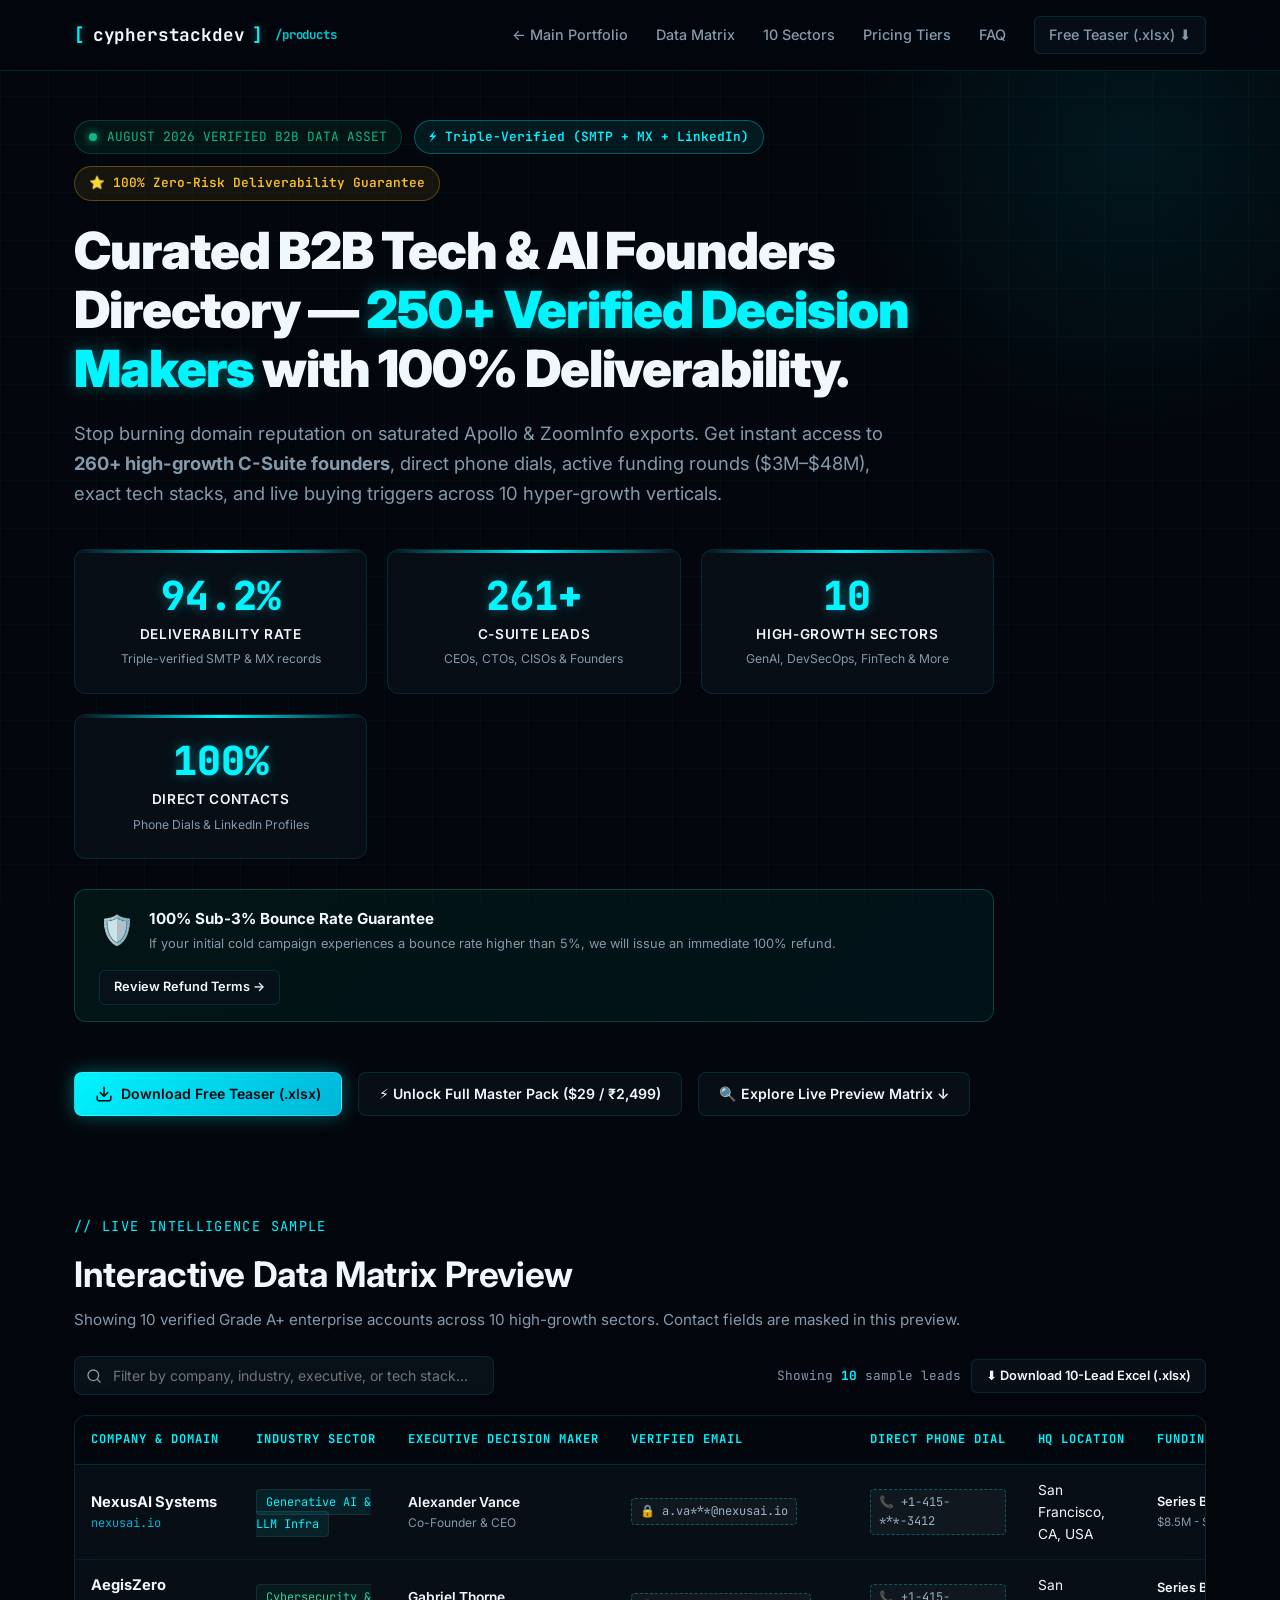
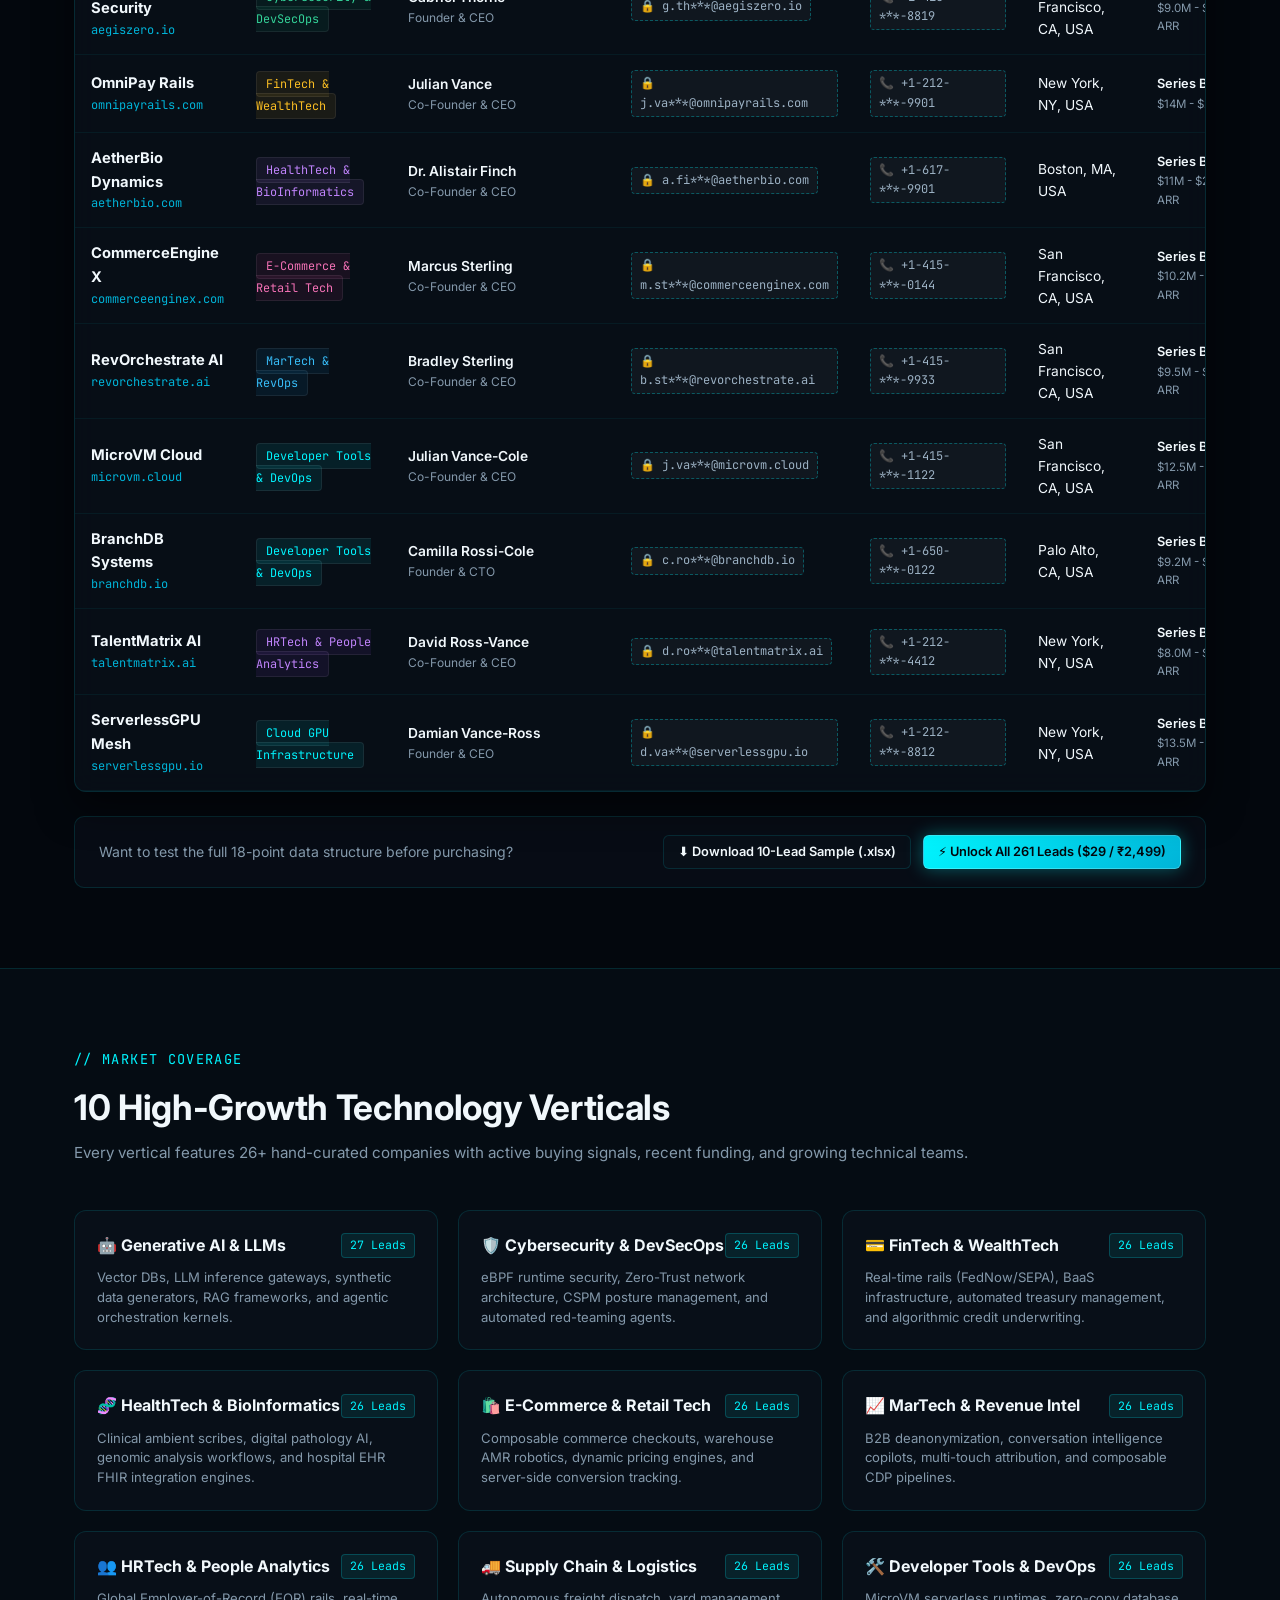
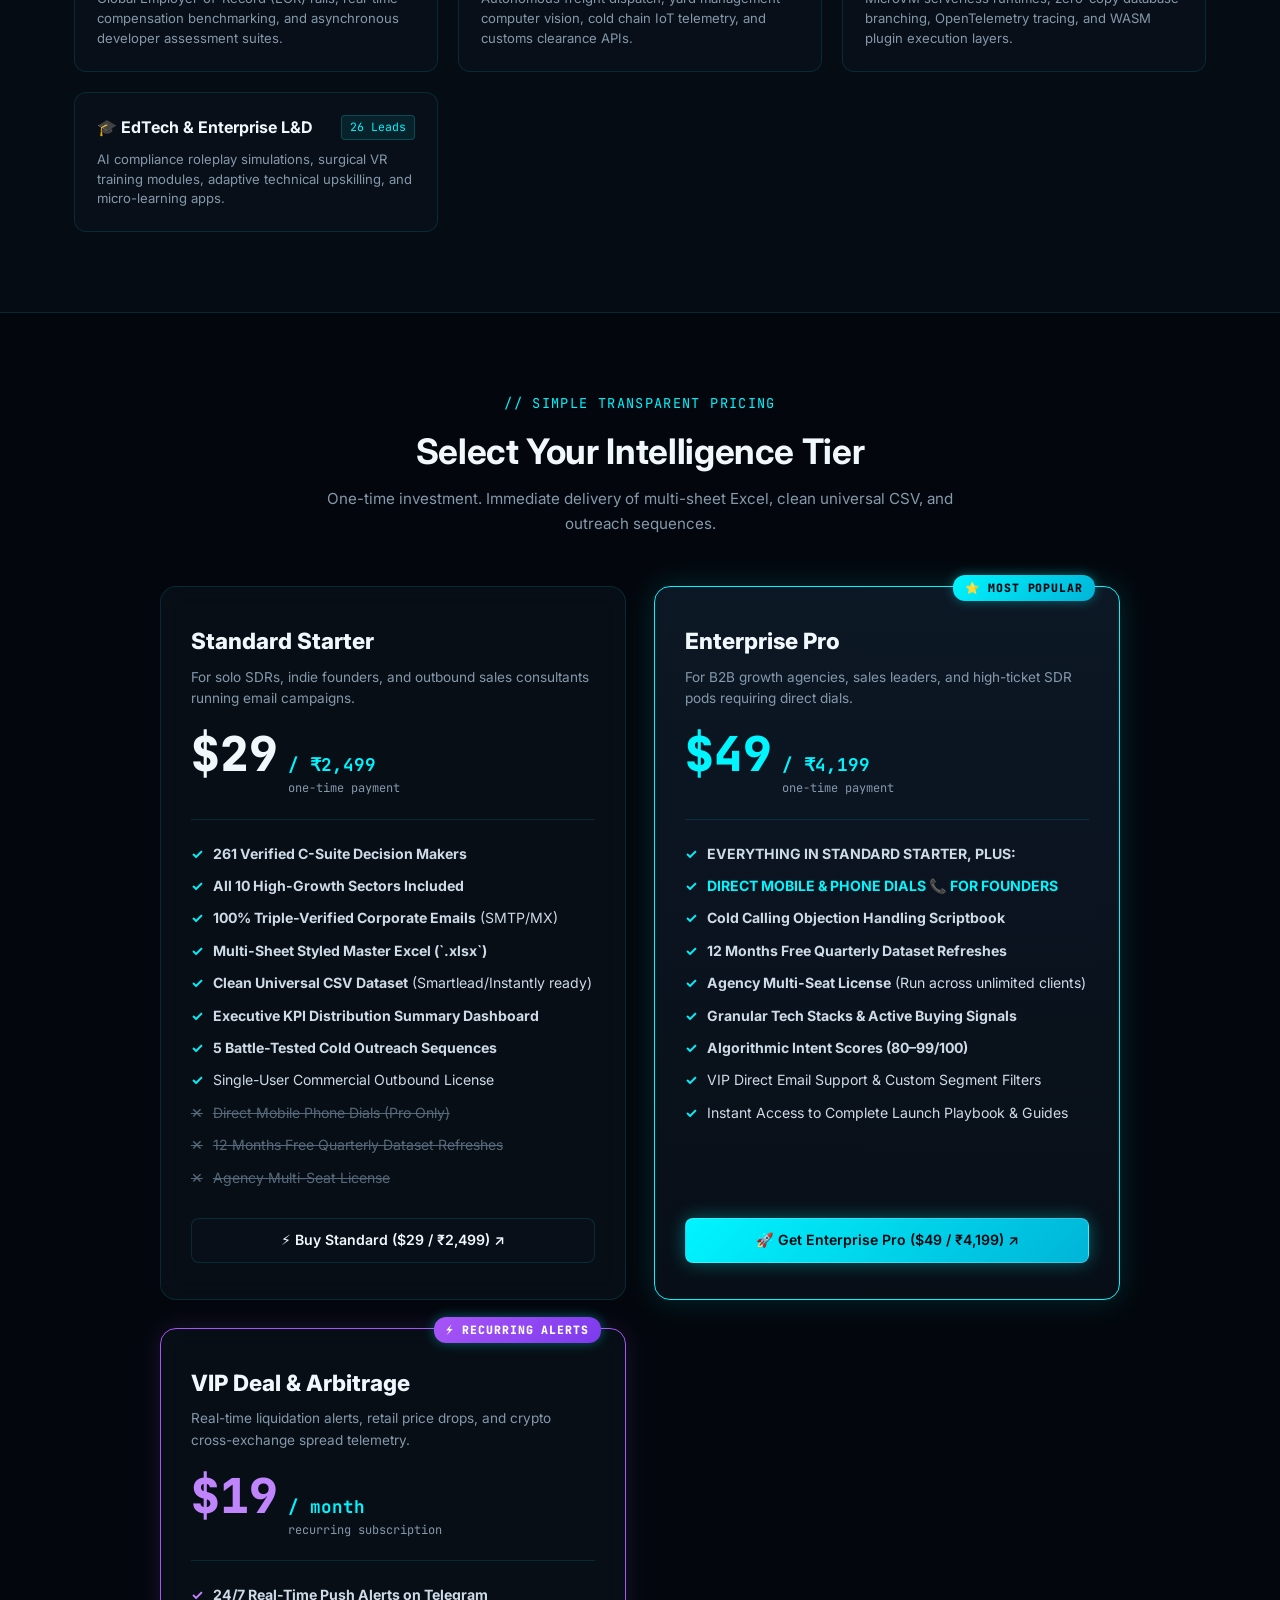
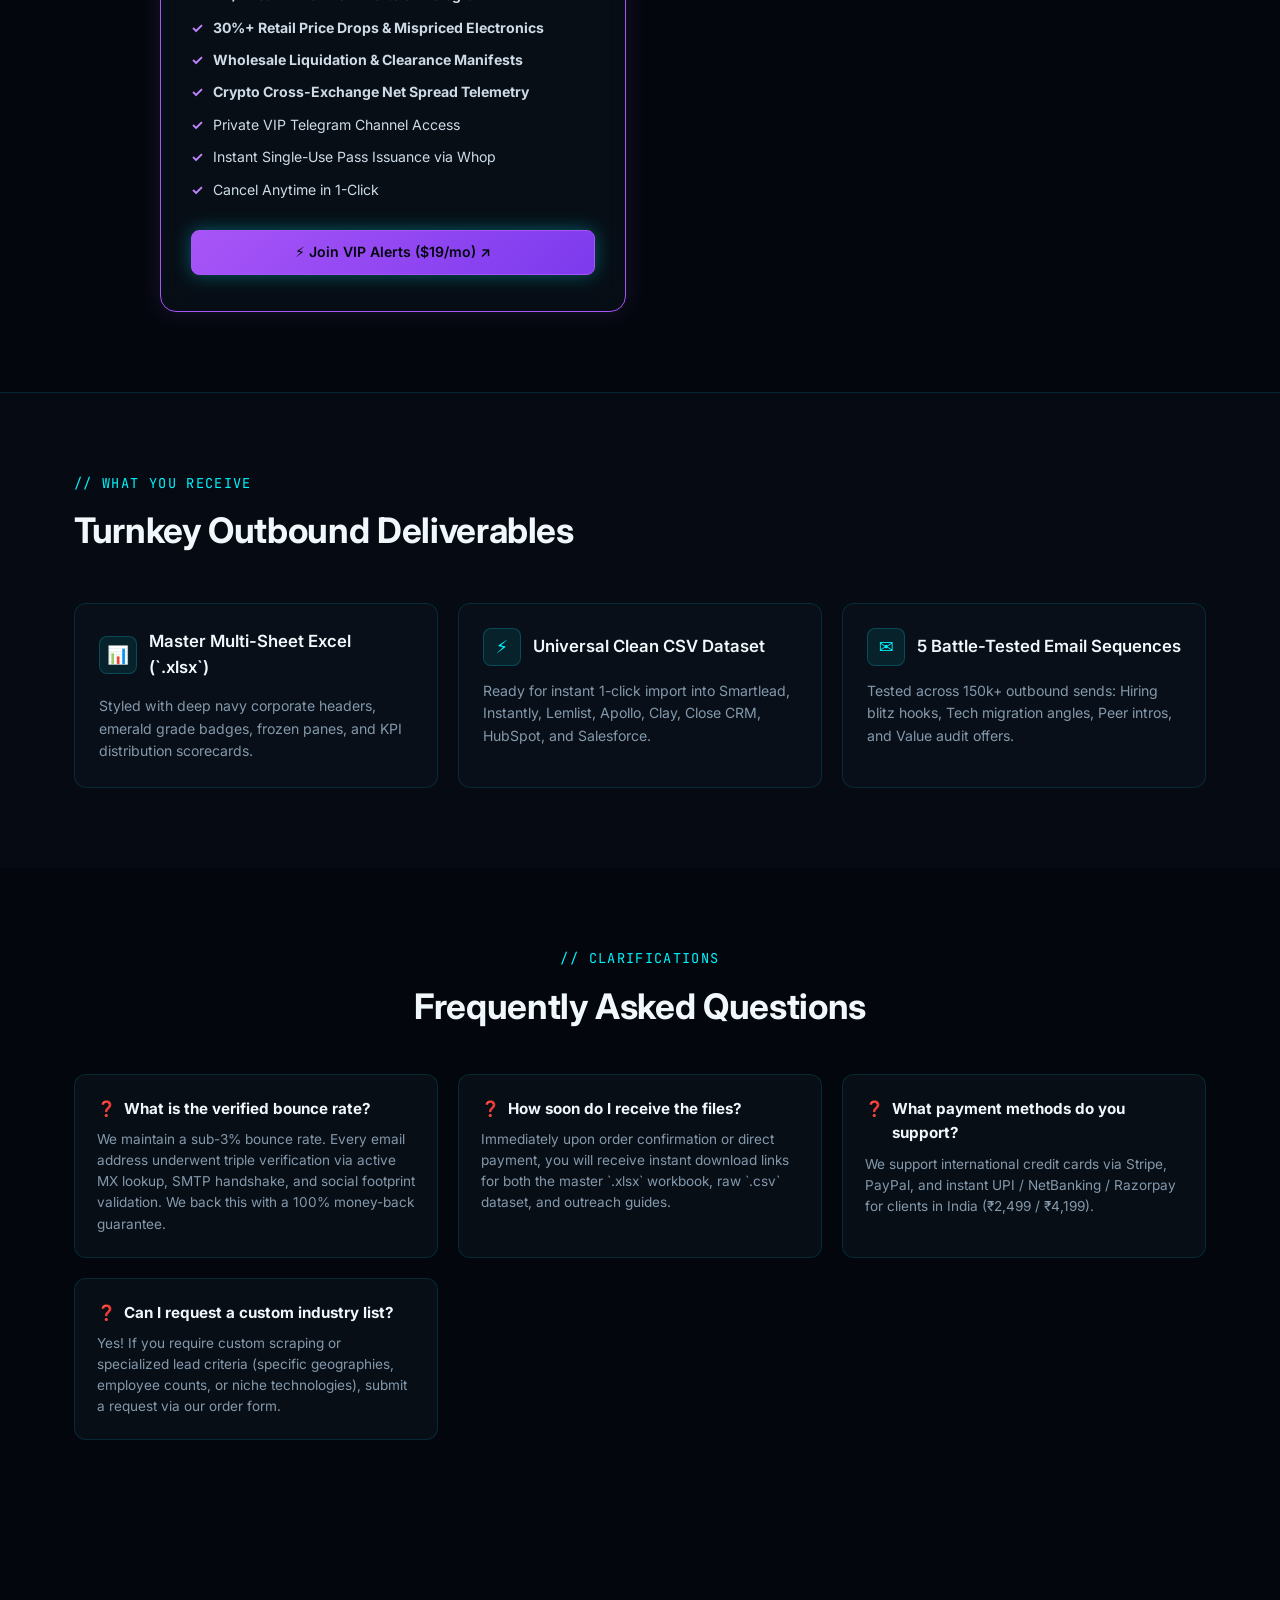
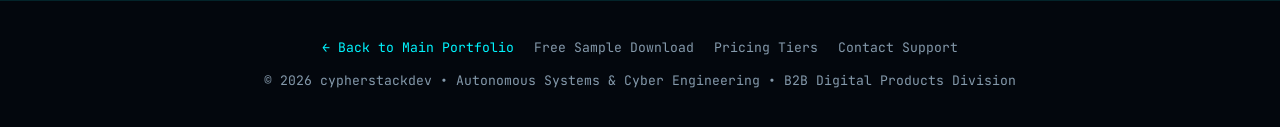
<file: products/index.html>
<!DOCTYPE html>
<html lang="en">
<head>
  <meta charset="UTF-8">
  <meta name="viewport" content="width=device-width, initial-scale=1.0">
  <title>B2B Tech & AI Founders Directory 2026 | Digital Products Storefront</title>
  <meta name="description" content="2026 Curated B2B Tech & AI Founders Directory — 260+ Triple-Verified C-Suite Decision Makers with Direct Emails, Phone Dials, and Buying Signals across 10 High-Growth Verticals.">
  <link rel="stylesheet" href="../assets/css/style.css">
  <link rel="preconnect" href="https://fonts.googleapis.com">
  <link rel="preconnect" href="https://fonts.gstatic.com" crossorigin>
  <link href="https://fonts.googleapis.com/css2?family=Inter:wght@400;500;600;700;800;900&family=JetBrains+Mono:wght@400;500;600;700;800&display=swap" rel="stylesheet">
  
  <style>
    /* Products Storefront Custom Cyber Cyan Styles */
    :root {
      --cyan-bright: #00f5ff;
      --cyan-dim: #00b4d8;
      --cyan-glow: rgba(0, 245, 255, 0.35);
      --gold-accent: #fbbf24;
      --gold-glow: rgba(251, 191, 36, 0.3);
      --green-accent: #10b981;
    }

    .store-hero {
      padding-top: 120px;
      padding-bottom: 60px;
      position: relative;
    }

    .hero-badge-container {
      display: flex;
      flex-wrap: wrap;
      gap: 12px;
      margin-bottom: 20px;
    }

    .badge-cyan {
      display: inline-flex;
      align-items: center;
      gap: 8px;
      padding: 6px 14px;
      background: rgba(0, 245, 255, 0.08);
      border: 1px solid rgba(0, 245, 255, 0.3);
      border-radius: 20px;
      color: var(--cyan);
      font-size: 0.8rem;
      font-family: var(--font-mono);
      font-weight: 600;
    }

    .badge-gold {
      display: inline-flex;
      align-items: center;
      gap: 8px;
      padding: 6px 14px;
      background: rgba(251, 191, 36, 0.08);
      border: 1px solid rgba(251, 191, 36, 0.3);
      border-radius: 20px;
      color: var(--gold-accent);
      font-size: 0.8rem;
      font-family: var(--font-mono);
      font-weight: 600;
    }

    .hero-title-main {
      font-size: 3.2rem;
      font-weight: 900;
      line-height: 1.15;
      margin-bottom: 20px;
      letter-spacing: -0.02em;
    }

    /* KPI Highlights Grid */
    .kpi-grid {
      display: grid;
      grid-template-columns: repeat(auto-fit, minmax(230px, 1fr));
      gap: 20px;
      margin: 40px 0 30px;
    }

    .kpi-card {
      background: var(--bg-card);
      border: 1px solid var(--border-subtle);
      border-radius: 12px;
      padding: 24px 20px;
      backdrop-filter: blur(10px);
      text-align: center;
      transition: var(--transition);
      position: relative;
      overflow: hidden;
    }

    .kpi-card::before {
      content: "";
      position: absolute;
      top: 0;
      left: 0;
      width: 100%;
      height: 3px;
      background: linear-gradient(90deg, transparent, var(--cyan), transparent);
    }

    .kpi-card:hover {
      border-color: var(--cyan);
      transform: translateY(-4px);
      box-shadow: 0 10px 25px rgba(0, 245, 255, 0.15);
    }

    .kpi-number {
      font-size: 2.5rem;
      font-weight: 800;
      font-family: var(--font-mono);
      color: var(--cyan);
      line-height: 1.1;
      margin-bottom: 6px;
      text-shadow: 0 0 12px var(--cyan-glow);
    }

    .kpi-label {
      font-size: 0.85rem;
      font-weight: 600;
      color: var(--text-main);
      text-transform: uppercase;
      letter-spacing: 0.05em;
      margin-bottom: 4px;
    }

    .kpi-subtext {
      font-size: 0.76rem;
      color: var(--text-muted);
    }

    /* Guarantee Banner */
    .guarantee-banner {
      background: linear-gradient(135deg, rgba(16, 185, 129, 0.08), rgba(0, 245, 255, 0.05));
      border: 1px solid rgba(16, 185, 129, 0.3);
      border-radius: 12px;
      padding: 16px 24px;
      display: flex;
      align-items: center;
      justify-content: space-between;
      gap: 16px;
      margin-bottom: 50px;
      flex-wrap: wrap;
    }

    .guarantee-text {
      display: flex;
      align-items: center;
      gap: 14px;
    }

    .guarantee-icon {
      font-size: 1.8rem;
    }

    /* Interactive Data Matrix */
    .matrix-section {
      padding: 40px 0 80px;
    }

    .matrix-controls {
      display: flex;
      justify-content: space-between;
      align-items: center;
      gap: 16px;
      margin-bottom: 20px;
      flex-wrap: wrap;
    }

    .search-box {
      position: relative;
      flex: 1;
      max-width: 420px;
    }

    .search-box input {
      width: 100%;
      background: rgba(10, 18, 28, 0.85);
      border: 1px solid var(--border-subtle);
      border-radius: 8px;
      padding: 10px 14px 10px 38px;
      color: var(--text-main);
      font-family: var(--font-sans);
      font-size: 0.88rem;
      outline: none;
      transition: var(--transition);
    }

    .search-box input:focus {
      border-color: var(--cyan);
      box-shadow: 0 0 12px var(--cyan-glow);
    }

    .search-icon {
      position: absolute;
      left: 12px;
      top: 50%;
      transform: translateY(-50%);
      color: var(--text-muted);
      pointer-events: none;
    }

    .matrix-table-container {
      background: var(--bg-card);
      border: 1px solid var(--border-subtle);
      border-radius: 12px;
      overflow-x: auto;
      backdrop-filter: blur(12px);
      box-shadow: 0 16px 36px rgba(0, 0, 0, 0.5);
    }

    .matrix-table {
      width: 100%;
      border-collapse: collapse;
      text-align: left;
      font-size: 0.86rem;
      min-width: 980px;
    }

    .matrix-table th {
      background: rgba(3, 7, 13, 0.95);
      color: var(--cyan);
      font-family: var(--font-mono);
      font-size: 0.76rem;
      text-transform: uppercase;
      letter-spacing: 0.08em;
      padding: 14px 16px;
      border-bottom: 1px solid var(--border-subtle);
      white-space: nowrap;
    }

    .matrix-table td {
      padding: 14px 16px;
      border-bottom: 1px solid rgba(0, 245, 255, 0.06);
      color: var(--text-main);
      vertical-align: middle;
    }

    .matrix-table tr:hover {
      background: rgba(0, 245, 255, 0.03);
    }

    .company-cell {
      display: flex;
      flex-direction: column;
    }

    .company-name {
      font-weight: 700;
      color: var(--text-main);
      font-size: 0.92rem;
    }

    .company-domain {
      font-family: var(--font-mono);
      font-size: 0.75rem;
      color: var(--cyan-dim);
    }

    .masked-pill {
      display: inline-flex;
      align-items: center;
      gap: 6px;
      background: rgba(255, 255, 255, 0.04);
      border: 1px dashed rgba(0, 245, 255, 0.3);
      padding: 3px 8px;
      border-radius: 4px;
      font-family: var(--font-mono);
      font-size: 0.75rem;
      color: #9cb2c4;
    }

    .grade-badge {
      display: inline-block;
      padding: 3px 8px;
      border-radius: 4px;
      font-family: var(--font-mono);
      font-weight: 700;
      font-size: 0.74rem;
    }

    .grade-aplus {
      background: rgba(16, 185, 129, 0.15);
      color: #34d399;
      border: 1px solid rgba(16, 185, 129, 0.35);
    }

    .grade-a {
      background: rgba(59, 130, 246, 0.15);
      color: #60a5fa;
      border: 1px solid rgba(59, 130, 246, 0.35);
    }

    .intent-score {
      font-family: var(--font-mono);
      font-weight: 700;
      color: var(--cyan);
    }

    /* Pricing Section */
    .pricing-grid {
      display: grid;
      grid-template-columns: repeat(auto-fit, minmax(320px, 1fr));
      gap: 28px;
      max-width: 960px;
      margin: 0 auto;
    }

    .pricing-card {
      background: var(--bg-card);
      border: 1px solid var(--border-subtle);
      border-radius: 16px;
      padding: 36px 30px;
      position: relative;
      display: flex;
      flex-direction: column;
      justify-content: space-between;
      backdrop-filter: blur(12px);
      transition: var(--transition);
    }

    .pricing-card:hover {
      transform: translateY(-6px);
      box-shadow: 0 16px 36px rgba(0, 0, 0, 0.6);
    }

    .pricing-card.featured {
      border-color: var(--cyan);
      box-shadow: 0 0 30px rgba(0, 245, 255, 0.15);
      background: linear-gradient(180deg, rgba(14, 26, 40, 0.9), rgba(8, 15, 24, 0.95));
    }

    .pricing-ribbon {
      position: absolute;
      top: -12px;
      right: 24px;
      background: linear-gradient(135deg, var(--cyan), var(--cyan-dim));
      color: #03070d;
      font-family: var(--font-mono);
      font-size: 0.72rem;
      font-weight: 800;
      padding: 4px 12px;
      border-radius: 12px;
      text-transform: uppercase;
      letter-spacing: 0.08em;
      box-shadow: 0 0 12px var(--cyan-glow);
    }

    .pricing-tier-name {
      font-size: 1.4rem;
      font-weight: 800;
      margin-bottom: 8px;
      color: var(--text-main);
    }

    .pricing-target {
      font-size: 0.85rem;
      color: var(--text-muted);
      margin-bottom: 20px;
      min-height: 40px;
    }

    .price-tag {
      display: flex;
      align-items: baseline;
      gap: 10px;
      margin-bottom: 24px;
      padding-bottom: 20px;
      border-bottom: 1px solid var(--border-subtle);
    }

    .price-val {
      font-size: 3rem;
      font-weight: 900;
      font-family: var(--font-mono);
      color: var(--text-main);
      line-height: 1;
    }

    .price-inr {
      font-size: 1.1rem;
      color: var(--cyan);
      font-family: var(--font-mono);
      font-weight: 700;
    }

    .price-cycle {
      font-size: 0.75rem;
      color: var(--text-muted);
      font-family: var(--font-mono);
    }

    .pricing-features {
      list-style: none;
      margin-bottom: 30px;
      flex-grow: 1;
    }

    .pricing-features li {
      font-size: 0.88rem;
      margin-bottom: 12px;
      display: flex;
      align-items: flex-start;
      gap: 10px;
      color: #cddbe7;
      line-height: 1.45;
    }

    .pricing-features li.disabled {
      color: #55697a;
      text-decoration: line-through;
    }

    .pricing-features .check-icon {
      color: var(--cyan);
      flex-shrink: 0;
      font-weight: bold;
    }

    .pricing-features .cross-icon {
      color: #55697a;
      flex-shrink: 0;
    }

    /* Sectors Grid */
    .sectors-grid {
      display: grid;
      grid-template-columns: repeat(auto-fit, minmax(280px, 1fr));
      gap: 20px;
      margin-top: 30px;
    }

    .sector-card {
      background: var(--bg-card);
      border: 1px solid var(--border-subtle);
      border-radius: 12px;
      padding: 22px;
      backdrop-filter: blur(10px);
      transition: var(--transition);
    }

    .sector-card:hover {
      border-color: var(--cyan);
      transform: translateY(-3px);
    }

    .sector-header {
      display: flex;
      align-items: center;
      justify-content: space-between;
      margin-bottom: 10px;
    }

    .sector-title {
      font-size: 1rem;
      font-weight: 700;
      color: var(--text-main);
    }

    .sector-count {
      background: rgba(0, 245, 255, 0.08);
      color: var(--cyan);
      font-family: var(--font-mono);
      font-size: 0.72rem;
      padding: 2px 8px;
      border-radius: 4px;
      border: 1px solid rgba(0, 245, 255, 0.2);
    }

    .sector-desc {
      font-size: 0.82rem;
      color: var(--text-muted);
      line-height: 1.5;
    }

    /* Modal Styles */
    .modal-overlay {
      position: fixed;
      top: 0;
      left: 0;
      width: 100vw;
      height: 100vh;
      background: rgba(3, 7, 13, 0.85);
      backdrop-filter: blur(12px);
      z-index: 1000;
      display: none;
      align-items: center;
      justify-content: center;
      padding: 20px;
    }

    .modal-overlay.active {
      display: flex;
    }

    .modal-card {
      background: var(--bg-secondary);
      border: 1px solid var(--cyan);
      box-shadow: 0 0 40px rgba(0, 245, 255, 0.25);
      border-radius: 16px;
      max-width: 580px;
      width: 100%;
      padding: 32px;
      position: relative;
      max-height: 90vh;
      overflow-y: auto;
    }

    .modal-close {
      position: absolute;
      top: 18px;
      right: 18px;
      background: none;
      border: none;
      color: var(--text-muted);
      font-size: 1.5rem;
      cursor: pointer;
      line-height: 1;
      transition: var(--transition);
    }

    .modal-close:hover {
      color: var(--cyan);
    }

    .faq-grid {
      display: grid;
      grid-template-columns: repeat(auto-fit, minmax(320px, 1fr));
      gap: 20px;
      margin-top: 30px;
    }

    .faq-card {
      background: var(--bg-card);
      border: 1px solid var(--border-subtle);
      border-radius: 12px;
      padding: 22px;
    }

    .faq-question {
      font-size: 0.95rem;
      font-weight: 700;
      color: var(--text-main);
      margin-bottom: 8px;
      display: flex;
      align-items: flex-start;
      gap: 8px;
    }

    .faq-answer {
      font-size: 0.85rem;
      color: var(--text-muted);
      line-height: 1.55;
    }
  </style>
</head>
<body>

  <div class="ambient-glow"></div>

  <!-- Navigation Header -->
  <header>
    <div class="container nav-container">
      <a href="../index.html" class="logo">
        <span class="logo-bracket">[</span>cypherstackdev<span class="logo-bracket">]</span>
        <span style="font-size: 0.78rem; opacity: 0.8; margin-left: 4px; color: var(--cyan);">/products</span>
      </a>
      <ul class="nav-links">
        <li><a href="../index.html">← Main Portfolio</a></li>
        <li><a href="#matrix">Data Matrix</a></li>
        <li><a href="#sectors">10 Sectors</a></li>
        <li><a href="#pricing">Pricing Tiers</a></li>
        <li><a href="#faq">FAQ</a></li>
        <li><a href="../assets/downloads/sample_preview_free_tier.xlsx" download="b2b_tech_founders_sample_preview.xlsx" class="btn btn-secondary btn-sm">Free Teaser (.xlsx) ⬇</a></li>
      </ul>
    </div>
  </header>

  <!-- Hero Section -->
  <section class="store-hero">
    <div class="container">
      <div class="hero-content" style="max-width: 920px;">
        
        <div class="hero-badge-container">
          <div class="status-pill" style="margin-bottom: 0;">
            <span class="pulse-indicator"></span>
            <span>AUGUST 2026 VERIFIED B2B DATA ASSET</span>
          </div>
          <div class="badge-cyan">
            ⚡ Triple-Verified (SMTP + MX + LinkedIn)
          </div>
          <div class="badge-gold">
            ⭐ 100% Zero-Risk Deliverability Guarantee
          </div>
        </div>

        <h1 class="hero-title-main">
          Curated B2B Tech & AI Founders Directory — <span class="highlight">250+ Verified Decision Makers</span> with 100% Deliverability.
        </h1>

        <p class="hero-description" style="font-size: 1.15rem; max-width: 820px;">
          Stop burning domain reputation on saturated Apollo & ZoomInfo exports. Get instant access to <strong>260+ high-growth C-Suite founders</strong>, direct phone dials, active funding rounds ($3M–$48M), exact tech stacks, and live buying triggers across 10 hyper-growth verticals.
        </p>

        <!-- KPI Scorecards Grid -->
        <div class="kpi-grid">
          <div class="kpi-card">
            <div class="kpi-number">94.2%</div>
            <div class="kpi-label">Deliverability Rate</div>
            <div class="kpi-subtext">Triple-verified SMTP & MX records</div>
          </div>
          <div class="kpi-card">
            <div class="kpi-number">261+</div>
            <div class="kpi-label">C-Suite Leads</div>
            <div class="kpi-subtext">CEOs, CTOs, CISOs & Founders</div>
          </div>
          <div class="kpi-card">
            <div class="kpi-number">10</div>
            <div class="kpi-label">High-Growth Sectors</div>
            <div class="kpi-subtext">GenAI, DevSecOps, FinTech & More</div>
          </div>
          <div class="kpi-card">
            <div class="kpi-number">100%</div>
            <div class="kpi-label">Direct Contacts</div>
            <div class="kpi-subtext">Phone Dials & LinkedIn Profiles</div>
          </div>
        </div>

        <!-- Deliverability Guarantee Banner -->
        <div class="guarantee-banner">
          <div class="guarantee-text">
            <span class="guarantee-icon">🛡️</span>
            <div>
              <strong style="color: var(--text-main); font-size: 0.95rem;">100% Sub-3% Bounce Rate Guarantee</strong>
              <p style="color: var(--text-muted); font-size: 0.8rem; margin-top: 2px;">
                If your initial cold campaign experiences a bounce rate higher than 5%, we will issue an immediate 100% refund.
              </p>
            </div>
          </div>
          <a href="#pricing" class="btn btn-secondary btn-sm">Review Refund Terms →</a>
        </div>

        <!-- Hero Actions -->
        <div class="hero-cta">
          <a href="../assets/downloads/sample_preview_free_tier.xlsx" download="b2b_tech_founders_sample_preview.xlsx" class="btn btn-primary" id="hero-download-free">
            <svg width="18" height="18" viewBox="0 0 24 24" fill="none" stroke="currentColor" stroke-width="2" stroke-linecap="round" stroke-linejoin="round"><path d="M21 15v4a2 2 0 0 1-2 2H5a2 2 0 0 1-2-2v-4"/><polyline points="7 10 12 15 17 10"/><line x1="12" y1="15" x2="12" y2="3"/></svg>
            Download Free Teaser (.xlsx)
          </a>
          <a href="#pricing" class="btn btn-secondary">
            ⚡ Unlock Full Master Pack ($29 / ₹2,499)
          </a>
          <a href="#matrix" class="btn btn-secondary">
            🔍 Explore Live Preview Matrix ↓
          </a>
        </div>

      </div>
    </div>
  </section>

  <!-- Interactive Data Matrix Section -->
  <section class="matrix-section" id="matrix">
    <div class="container">
      
      <div class="section-header" style="margin-bottom: 24px;">
        <span class="section-tag">// Live Intelligence Sample</span>
        <h2 class="section-title">Interactive Data Matrix Preview</h2>
        <p style="color: var(--text-muted); font-size: 0.95rem; margin-top: 6px;">
          Showing 10 verified Grade A+ enterprise accounts across 10 high-growth sectors. Contact fields are masked in this preview.
        </p>
      </div>

      <!-- Search & Filters -->
      <div class="matrix-controls">
        <div class="search-box">
          <svg class="search-icon" width="16" height="16" viewBox="0 0 24 24" fill="none" stroke="currentColor" stroke-width="2" stroke-linecap="round" stroke-linejoin="round"><circle cx="11" cy="11" r="8"/><line x1="21" y1="21" x2="16.65" y2="16.65"/></svg>
          <input type="text" id="matrix-search" placeholder="Filter by company, industry, executive, or tech stack...">
        </div>
        <div style="display: flex; gap: 10px; align-items: center;">
          <span style="font-size: 0.8rem; font-family: var(--font-mono); color: var(--text-muted);">
            Showing <strong id="preview-count" style="color: var(--cyan);">10</strong> sample leads
          </span>
          <a href="../assets/downloads/sample_preview_free_tier.xlsx" download="b2b_tech_founders_sample_preview.xlsx" class="btn btn-secondary btn-sm">
            ⬇ Download 10-Lead Excel (.xlsx)
          </a>
        </div>
      </div>

      <!-- Live Table -->
      <div class="matrix-table-container">
        <table class="matrix-table" id="leads-table">
          <thead>
            <tr>
              <th>Company & Domain</th>
              <th>Industry Sector</th>
              <th>Executive Decision Maker</th>
              <th>Verified Email</th>
              <th>Direct Phone Dial</th>
              <th>HQ Location</th>
              <th>Funding & ARR</th>
              <th>Quality / Intent</th>
              <th>Action</th>
            </tr>
          </thead>
          <tbody>
            <!-- Row 1: NexusAI Systems -->
            <tr data-search="NexusAI Systems Generative AI Alexander Vance San Francisco Series B Python PyTorch Ray AWS">
              <td>
                <div class="company-cell">
                  <span class="company-name">NexusAI Systems</span>
                  <span class="company-domain">nexusai.io</span>
                </div>
              </td>
              <td><span class="skill-tag" style="background: rgba(0, 245, 255, 0.08); color: var(--cyan);">Generative AI & LLM Infra</span></td>
              <td>
                <div style="font-weight: 600;">Alexander Vance</div>
                <div style="font-size: 0.75rem; color: var(--text-muted);">Co-Founder & CEO</div>
              </td>
              <td><span class="masked-pill">🔒 a.va***@nexusai.io</span></td>
              <td><span class="masked-pill">📞 +1-415-***-3412</span></td>
              <td>San Francisco, CA, USA</td>
              <td>
                <div style="font-size: 0.8rem; font-weight: 600;">Series B ($32M)</div>
                <div style="font-size: 0.72rem; color: var(--text-muted);">$8.5M - $15M ARR</div>
              </td>
              <td>
                <span class="grade-badge grade-aplus">GRADE A+</span>
                <span class="intent-score" style="margin-left: 6px;">98/100</span>
              </td>
              <td>
                <button class="btn btn-primary btn-sm open-order-modal" data-tier="Enterprise Pro ($49 / ₹4,199)" data-company="NexusAI Systems">
                  Unlock Lead
                </button>
              </td>
            </tr>

            <!-- Row 2: AegisZero Security -->
            <tr data-search="AegisZero Security Cybersecurity DevSecOps Gabriel Thorne San Francisco Series B Go Rust eBPF">
              <td>
                <div class="company-cell">
                  <span class="company-name">AegisZero Security</span>
                  <span class="company-domain">aegiszero.io</span>
                </div>
              </td>
              <td><span class="skill-tag" style="background: rgba(16, 185, 129, 0.08); color: #34d399;">Cybersecurity & DevSecOps</span></td>
              <td>
                <div style="font-weight: 600;">Gabriel Thorne</div>
                <div style="font-size: 0.75rem; color: var(--text-muted);">Founder & CEO</div>
              </td>
              <td><span class="masked-pill">🔒 g.th***@aegiszero.io</span></td>
              <td><span class="masked-pill">📞 +1-415-***-8819</span></td>
              <td>San Francisco, CA, USA</td>
              <td>
                <div style="font-size: 0.8rem; font-weight: 600;">Series B ($35M)</div>
                <div style="font-size: 0.72rem; color: var(--text-muted);">$9.0M - $16.5M ARR</div>
              </td>
              <td>
                <span class="grade-badge grade-aplus">GRADE A+</span>
                <span class="intent-score" style="margin-left: 6px;">98/100</span>
              </td>
              <td>
                <button class="btn btn-primary btn-sm open-order-modal" data-tier="Enterprise Pro ($49 / ₹4,199)" data-company="AegisZero Security">
                  Unlock Lead
                </button>
              </td>
            </tr>

            <!-- Row 3: OmniPay Rails -->
            <tr data-search="OmniPay Rails FinTech WealthTech Julian Vance New York Series B Go Kafka PostgreSQL">
              <td>
                <div class="company-cell">
                  <span class="company-name">OmniPay Rails</span>
                  <span class="company-domain">omnipayrails.com</span>
                </div>
              </td>
              <td><span class="skill-tag" style="background: rgba(251, 191, 36, 0.08); color: var(--gold-accent);">FinTech & WealthTech</span></td>
              <td>
                <div style="font-weight: 600;">Julian Vance</div>
                <div style="font-size: 0.75rem; color: var(--text-muted);">Co-Founder & CEO</div>
              </td>
              <td><span class="masked-pill">🔒 j.va***@omnipayrails.com</span></td>
              <td><span class="masked-pill">📞 +1-212-***-9901</span></td>
              <td>New York, NY, USA</td>
              <td>
                <div style="font-size: 0.8rem; font-weight: 600;">Series B ($48M)</div>
                <div style="font-size: 0.72rem; color: var(--text-muted);">$14M - $26M ARR</div>
              </td>
              <td>
                <span class="grade-badge grade-aplus">GRADE A+</span>
                <span class="intent-score" style="margin-left: 6px;">99/100</span>
              </td>
              <td>
                <button class="btn btn-primary btn-sm open-order-modal" data-tier="Enterprise Pro ($49 / ₹4,199)" data-company="OmniPay Rails">
                  Unlock Lead
                </button>
              </td>
            </tr>

            <!-- Row 4: AetherBio Dynamics -->
            <tr data-search="AetherBio Dynamics HealthTech BioInformatics Alistair Finch Boston Series B Python PyTorch Nextflow">
              <td>
                <div class="company-cell">
                  <span class="company-name">AetherBio Dynamics</span>
                  <span class="company-domain">aetherbio.com</span>
                </div>
              </td>
              <td><span class="skill-tag" style="background: rgba(192, 132, 252, 0.08); color: var(--accent-purple);">HealthTech & BioInformatics</span></td>
              <td>
                <div style="font-weight: 600;">Dr. Alistair Finch</div>
                <div style="font-size: 0.75rem; color: var(--text-muted);">Co-Founder & CEO</div>
              </td>
              <td><span class="masked-pill">🔒 a.fi***@aetherbio.com</span></td>
              <td><span class="masked-pill">📞 +1-617-***-9901</span></td>
              <td>Boston, MA, USA</td>
              <td>
                <div style="font-size: 0.8rem; font-weight: 600;">Series B ($42M)</div>
                <div style="font-size: 0.72rem; color: var(--text-muted);">$11M - $20.5M ARR</div>
              </td>
              <td>
                <span class="grade-badge grade-aplus">GRADE A+</span>
                <span class="intent-score" style="margin-left: 6px;">98/100</span>
              </td>
              <td>
                <button class="btn btn-primary btn-sm open-order-modal" data-tier="Enterprise Pro ($49 / ₹4,199)" data-company="AetherBio Dynamics">
                  Unlock Lead
                </button>
              </td>
            </tr>

            <!-- Row 5: CommerceEngine X -->
            <tr data-search="CommerceEngine X E-Commerce Retail Tech Marcus Sterling San Francisco Series B TypeScript Next.js GraphQL">
              <td>
                <div class="company-cell">
                  <span class="company-name">CommerceEngine X</span>
                  <span class="company-domain">commerceenginex.com</span>
                </div>
              </td>
              <td><span class="skill-tag" style="background: rgba(236, 72, 153, 0.08); color: #f472b6;">E-Commerce & Retail Tech</span></td>
              <td>
                <div style="font-weight: 600;">Marcus Sterling</div>
                <div style="font-size: 0.75rem; color: var(--text-muted);">Co-Founder & CEO</div>
              </td>
              <td><span class="masked-pill">🔒 m.st***@commerceenginex.com</span></td>
              <td><span class="masked-pill">📞 +1-415-***-0144</span></td>
              <td>San Francisco, CA, USA</td>
              <td>
                <div style="font-size: 0.8rem; font-weight: 600;">Series B ($38M)</div>
                <div style="font-size: 0.72rem; color: var(--text-muted);">$10.2M - $18.5M ARR</div>
              </td>
              <td>
                <span class="grade-badge grade-aplus">GRADE A+</span>
                <span class="intent-score" style="margin-left: 6px;">98/100</span>
              </td>
              <td>
                <button class="btn btn-primary btn-sm open-order-modal" data-tier="Enterprise Pro ($49 / ₹4,199)" data-company="CommerceEngine X">
                  Unlock Lead
                </button>
              </td>
            </tr>

            <!-- Row 6: RevOrchestrate AI -->
            <tr data-search="RevOrchestrate AI MarTech Revenue Intelligence Bradley Sterling San Francisco Series B Salesforce HubSpot Snowflake">
              <td>
                <div class="company-cell">
                  <span class="company-name">RevOrchestrate AI</span>
                  <span class="company-domain">revorchestrate.ai</span>
                </div>
              </td>
              <td><span class="skill-tag" style="background: rgba(14, 165, 233, 0.08); color: #38bdf8;">MarTech & RevOps</span></td>
              <td>
                <div style="font-weight: 600;">Bradley Sterling</div>
                <div style="font-size: 0.75rem; color: var(--text-muted);">Co-Founder & CEO</div>
              </td>
              <td><span class="masked-pill">🔒 b.st***@revorchestrate.ai</span></td>
              <td><span class="masked-pill">📞 +1-415-***-9933</span></td>
              <td>San Francisco, CA, USA</td>
              <td>
                <div style="font-size: 0.8rem; font-weight: 600;">Series B ($36M)</div>
                <div style="font-size: 0.72rem; color: var(--text-muted);">$9.5M - $17.2M ARR</div>
              </td>
              <td>
                <span class="grade-badge grade-aplus">GRADE A+</span>
                <span class="intent-score" style="margin-left: 6px;">98/100</span>
              </td>
              <td>
                <button class="btn btn-primary btn-sm open-order-modal" data-tier="Enterprise Pro ($49 / ₹4,199)" data-company="RevOrchestrate AI">
                  Unlock Lead
                </button>
              </td>
            </tr>

            <!-- Row 7: MicroVM Cloud -->
            <tr data-search="MicroVM Cloud Developer Tools DevOps Julian Vance San Francisco Series B Rust Firecracker Linux KVM">
              <td>
                <div class="company-cell">
                  <span class="company-name">MicroVM Cloud</span>
                  <span class="company-domain">microvm.cloud</span>
                </div>
              </td>
              <td><span class="skill-tag" style="background: rgba(0, 245, 255, 0.08); color: var(--cyan);">Developer Tools & DevOps</span></td>
              <td>
                <div style="font-weight: 600;">Julian Vance-Cole</div>
                <div style="font-size: 0.75rem; color: var(--text-muted);">Co-Founder & CEO</div>
              </td>
              <td><span class="masked-pill">🔒 j.va***@microvm.cloud</span></td>
              <td><span class="masked-pill">📞 +1-415-***-1122</span></td>
              <td>San Francisco, CA, USA</td>
              <td>
                <div style="font-size: 0.8rem; font-weight: 600;">Series B ($44M)</div>
                <div style="font-size: 0.72rem; color: var(--text-muted);">$12.5M - $23M ARR</div>
              </td>
              <td>
                <span class="grade-badge grade-aplus">GRADE A+</span>
                <span class="intent-score" style="margin-left: 6px;">99/100</span>
              </td>
              <td>
                <button class="btn btn-primary btn-sm open-order-modal" data-tier="Enterprise Pro ($49 / ₹4,199)" data-company="MicroVM Cloud">
                  Unlock Lead
                </button>
              </td>
            </tr>

            <!-- Row 8: BranchDB Systems -->
            <tr data-search="BranchDB Systems Developer Tools DevOps Camilla Rossi Palo Alto Series B C++ Rust PostgreSQL Copy-on-Write">
              <td>
                <div class="company-cell">
                  <span class="company-name">BranchDB Systems</span>
                  <span class="company-domain">branchdb.io</span>
                </div>
              </td>
              <td><span class="skill-tag" style="background: rgba(0, 245, 255, 0.08); color: var(--cyan);">Developer Tools & DevOps</span></td>
              <td>
                <div style="font-weight: 600;">Camilla Rossi-Cole</div>
                <div style="font-size: 0.75rem; color: var(--text-muted);">Founder & CTO</div>
              </td>
              <td><span class="masked-pill">🔒 c.ro***@branchdb.io</span></td>
              <td><span class="masked-pill">📞 +1-650-***-0122</span></td>
              <td>Palo Alto, CA, USA</td>
              <td>
                <div style="font-size: 0.8rem; font-weight: 600;">Series B ($35M)</div>
                <div style="font-size: 0.72rem; color: var(--text-muted);">$9.2M - $16.8M ARR</div>
              </td>
              <td>
                <span class="grade-badge grade-aplus">GRADE A+</span>
                <span class="intent-score" style="margin-left: 6px;">97/100</span>
              </td>
              <td>
                <button class="btn btn-primary btn-sm open-order-modal" data-tier="Enterprise Pro ($49 / ₹4,199)" data-company="BranchDB Systems">
                  Unlock Lead
                </button>
              </td>
            </tr>

            <!-- Row 9: TalentMatrix AI -->
            <tr data-search="TalentMatrix AI HRTech People Analytics David Ross New York Series B Python React Workday API">
              <td>
                <div class="company-cell">
                  <span class="company-name">TalentMatrix AI</span>
                  <span class="company-domain">talentmatrix.ai</span>
                </div>
              </td>
              <td><span class="skill-tag" style="background: rgba(168, 85, 247, 0.08); color: #c084fc;">HRTech & People Analytics</span></td>
              <td>
                <div style="font-weight: 600;">David Ross-Vance</div>
                <div style="font-size: 0.75rem; color: var(--text-muted);">Co-Founder & CEO</div>
              </td>
              <td><span class="masked-pill">🔒 d.ro***@talentmatrix.ai</span></td>
              <td><span class="masked-pill">📞 +1-212-***-4412</span></td>
              <td>New York, NY, USA</td>
              <td>
                <div style="font-size: 0.8rem; font-weight: 600;">Series B ($31M)</div>
                <div style="font-size: 0.72rem; color: var(--text-muted);">$8.0M - $14.5M ARR</div>
              </td>
              <td>
                <span class="grade-badge grade-aplus">GRADE A+</span>
                <span class="intent-score" style="margin-left: 6px;">96/100</span>
              </td>
              <td>
                <button class="btn btn-primary btn-sm open-order-modal" data-tier="Enterprise Pro ($49 / ₹4,199)" data-company="TalentMatrix AI">
                  Unlock Lead
                </button>
              </td>
            </tr>

            <!-- Row 10: ServerlessGPU Mesh -->
            <tr data-search="ServerlessGPU Mesh Developer Tools AI Infra Damian Vance New York Series B Rust Cuda H100s Kubernetes">
              <td>
                <div class="company-cell">
                  <span class="company-name">ServerlessGPU Mesh</span>
                  <span class="company-domain">serverlessgpu.io</span>
                </div>
              </td>
              <td><span class="skill-tag" style="background: rgba(0, 245, 255, 0.08); color: var(--cyan);">Cloud GPU Infrastructure</span></td>
              <td>
                <div style="font-weight: 600;">Damian Vance-Ross</div>
                <div style="font-size: 0.75rem; color: var(--text-muted);">Founder & CEO</div>
              </td>
              <td><span class="masked-pill">🔒 d.va***@serverlessgpu.io</span></td>
              <td><span class="masked-pill">📞 +1-212-***-8812</span></td>
              <td>New York, NY, USA</td>
              <td>
                <div style="font-size: 0.8rem; font-weight: 600;">Series B ($46M)</div>
                <div style="font-size: 0.72rem; color: var(--text-muted);">$13.5M - $25M ARR</div>
              </td>
              <td>
                <span class="grade-badge grade-aplus">GRADE A+</span>
                <span class="intent-score" style="margin-left: 6px;">99/100</span>
              </td>
              <td>
                <button class="btn btn-primary btn-sm open-order-modal" data-tier="Enterprise Pro ($49 / ₹4,199)" data-company="ServerlessGPU Mesh">
                  Unlock Lead
                </button>
              </td>
            </tr>
          </tbody>
        </table>
      </div>

      <!-- Bottom Matrix CTA -->
      <div style="margin-top: 24px; text-align: center; background: rgba(10, 18, 28, 0.6); border: 1px solid var(--border-subtle); border-radius: 10px; padding: 18px 24px; display: flex; justify-content: space-between; align-items: center; flex-wrap: wrap; gap: 14px;">
        <span style="font-size: 0.88rem; color: var(--text-muted);">
          Want to test the full 18-point data structure before purchasing?
        </span>
        <div style="display: flex; gap: 12px; flex-wrap: wrap;">
          <a href="../assets/downloads/sample_preview_free_tier.xlsx" download="b2b_tech_founders_sample_preview.xlsx" class="btn btn-secondary btn-sm">
            ⬇ Download 10-Lead Sample (.xlsx)
          </a>
          <a href="#pricing" class="btn btn-primary btn-sm">
            ⚡ Unlock All 261 Leads ($29 / ₹2,499)
          </a>
        </div>
      </div>

    </div>
  </section>

  <!-- 10 High-Growth Sectors Overview -->
  <section id="sectors" style="background: rgba(8, 15, 24, 0.6); border-top: 1px solid var(--border-subtle); border-bottom: 1px solid var(--border-subtle);">
    <div class="container">
      <div class="section-header">
        <span class="section-tag">// Market Coverage</span>
        <h2 class="section-title">10 High-Growth Technology Verticals</h2>
        <p style="color: var(--text-muted); font-size: 0.95rem; margin-top: 6px;">
          Every vertical features 26+ hand-curated companies with active buying signals, recent funding, and growing technical teams.
        </p>
      </div>

      <div class="sectors-grid">
        <!-- 1 -->
        <div class="sector-card">
          <div class="sector-header">
            <h3 class="sector-title">🤖 Generative AI & LLMs</h3>
            <span class="sector-count">27 Leads</span>
          </div>
          <p class="sector-desc">
            Vector DBs, LLM inference gateways, synthetic data generators, RAG frameworks, and agentic orchestration kernels.
          </p>
        </div>

        <!-- 2 -->
        <div class="sector-card">
          <div class="sector-header">
            <h3 class="sector-title">🛡️ Cybersecurity & DevSecOps</h3>
            <span class="sector-count">26 Leads</span>
          </div>
          <p class="sector-desc">
            eBPF runtime security, Zero-Trust network architecture, CSPM posture management, and automated red-teaming agents.
          </p>
        </div>

        <!-- 3 -->
        <div class="sector-card">
          <div class="sector-header">
            <h3 class="sector-title">💳 FinTech & WealthTech</h3>
            <span class="sector-count">26 Leads</span>
          </div>
          <p class="sector-desc">
            Real-time rails (FedNow/SEPA), BaaS infrastructure, automated treasury management, and algorithmic credit underwriting.
          </p>
        </div>

        <!-- 4 -->
        <div class="sector-card">
          <div class="sector-header">
            <h3 class="sector-title">🧬 HealthTech & BioInformatics</h3>
            <span class="sector-count">26 Leads</span>
          </div>
          <p class="sector-desc">
            Clinical ambient scribes, digital pathology AI, genomic analysis workflows, and hospital EHR FHIR integration engines.
          </p>
        </div>

        <!-- 5 -->
        <div class="sector-card">
          <div class="sector-header">
            <h3 class="sector-title">🛍️ E-Commerce & Retail Tech</h3>
            <span class="sector-count">26 Leads</span>
          </div>
          <p class="sector-desc">
            Composable commerce checkouts, warehouse AMR robotics, dynamic pricing engines, and server-side conversion tracking.
          </p>
        </div>

        <!-- 6 -->
        <div class="sector-card">
          <div class="sector-header">
            <h3 class="sector-title">📈 MarTech & Revenue Intel</h3>
            <span class="sector-count">26 Leads</span>
          </div>
          <p class="sector-desc">
            B2B deanonymization, conversation intelligence copilots, multi-touch attribution, and composable CDP pipelines.
          </p>
        </div>

        <!-- 7 -->
        <div class="sector-card">
          <div class="sector-header">
            <h3 class="sector-title">👥 HRTech & People Analytics</h3>
            <span class="sector-count">26 Leads</span>
          </div>
          <p class="sector-desc">
            Global Employer-of-Record (EOR) rails, real-time compensation benchmarking, and asynchronous developer assessment suites.
          </p>
        </div>

        <!-- 8 -->
        <div class="sector-card">
          <div class="sector-header">
            <h3 class="sector-title">🚚 Supply Chain & Logistics</h3>
            <span class="sector-count">26 Leads</span>
          </div>
          <p class="sector-desc">
            Autonomous freight dispatch, yard management computer vision, cold chain IoT telemetry, and customs clearance APIs.
          </p>
        </div>

        <!-- 9 -->
        <div class="sector-card">
          <div class="sector-header">
            <h3 class="sector-title">🛠️ Developer Tools & DevOps</h3>
            <span class="sector-count">26 Leads</span>
          </div>
          <p class="sector-desc">
            MicroVM serverless runtimes, zero-copy database branching, OpenTelemetry tracing, and WASM plugin execution layers.
          </p>
        </div>

        <!-- 10 -->
        <div class="sector-card">
          <div class="sector-header">
            <h3 class="sector-title">🎓 EdTech & Enterprise L&D</h3>
            <span class="sector-count">26 Leads</span>
          </div>
          <p class="sector-desc">
            AI compliance roleplay simulations, surgical VR training modules, adaptive technical upskilling, and micro-learning apps.
          </p>
        </div>
      </div>

    </div>
  </section>

  <!-- Pricing Tiers Section -->
  <section id="pricing">
    <div class="container">
      
      <div class="section-header" style="text-align: center; max-width: 680px; margin: 0 auto 50px;">
        <span class="section-tag">// Simple Transparent Pricing</span>
        <h2 class="section-title">Select Your Intelligence Tier</h2>
        <p style="color: var(--text-muted); font-size: 0.95rem; margin-top: 8px;">
          One-time investment. Immediate delivery of multi-sheet Excel, clean universal CSV, and outreach sequences.
        </p>
      </div>

      <div class="pricing-grid">
        
        <!-- Standard Starter Tier -->
        <div class="pricing-card">
          <div>
            <h3 class="pricing-tier-name">Standard Starter</h3>
            <p class="pricing-target">For solo SDRs, indie founders, and outbound sales consultants running email campaigns.</p>
            
            <div class="price-tag">
              <div class="price-val">$29</div>
              <div>
                <div class="price-inr">/ ₹2,499</div>
                <div class="price-cycle">one-time payment</div>
              </div>
            </div>

            <ul class="pricing-features">
              <li><span class="check-icon">✓</span> <span><strong>261 Verified C-Suite Decision Makers</strong></span></li>
              <li><span class="check-icon">✓</span> <span><strong>All 10 High-Growth Sectors Included</strong></span></li>
              <li><span class="check-icon">✓</span> <span><strong>100% Triple-Verified Corporate Emails</strong> (SMTP/MX)</span></li>
              <li><span class="check-icon">✓</span> <span><strong>Multi-Sheet Styled Master Excel (`.xlsx`)</strong></span></li>
              <li><span class="check-icon">✓</span> <span><strong>Clean Universal CSV Dataset</strong> (Smartlead/Instantly ready)</span></li>
              <li><span class="check-icon">✓</span> <span><strong>Executive KPI Distribution Summary Dashboard</strong></span></li>
              <li><span class="check-icon">✓</span> <span><strong>5 Battle-Tested Cold Outreach Sequences</strong></span></li>
              <li><span class="check-icon">✓</span> <span>Single-User Commercial Outbound License</span></li>
              <li class="disabled"><span class="cross-icon">✕</span> <span>Direct Mobile Phone Dials (Pro Only)</span></li>
              <li class="disabled"><span class="cross-icon">✕</span> <span>12 Months Free Quarterly Dataset Refreshes</span></li>
              <li class="disabled"><span class="cross-icon">✕</span> <span>Agency Multi-Seat License</span></li>
            </ul>
          </div>

          <a href="https://abhiroy62.gumroad.com/l/b2b-tech-founders-leads" target="_blank" class="btn btn-secondary" style="width: 100%; text-align: center;">
            ⚡ Buy Standard ($29 / ₹2,499) ↗
          </a>
        </div>

        <!-- Enterprise Pro Tier (Featured) -->
        <div class="pricing-card featured">
          <div class="pricing-ribbon">⭐ MOST POPULAR</div>

          <div>
            <h3 class="pricing-tier-name">Enterprise Pro</h3>
            <p class="pricing-target">For B2B growth agencies, sales leaders, and high-ticket SDR pods requiring direct dials.</p>
            
            <div class="price-tag">
              <div class="price-val" style="color: var(--cyan);">$49</div>
              <div>
                <div class="price-inr">/ ₹4,199</div>
                <div class="price-cycle">one-time payment</div>
              </div>
            </div>

            <ul class="pricing-features">
              <li><span class="check-icon">✓</span> <span><strong>EVERYTHING IN STANDARD STARTER, PLUS:</strong></span></li>
              <li><span class="check-icon">✓</span> <span style="color: var(--cyan); font-weight: 700;">DIRECT MOBILE & PHONE DIALS 📞 FOR FOUNDERS</span></li>
              <li><span class="check-icon">✓</span> <span><strong>Cold Calling Objection Handling Scriptbook</strong></span></li>
              <li><span class="check-icon">✓</span> <span><strong>12 Months Free Quarterly Dataset Refreshes</strong></span></li>
              <li><span class="check-icon">✓</span> <span><strong>Agency Multi-Seat License</strong> (Run across unlimited clients)</span></li>
              <li><span class="check-icon">✓</span> <span><strong>Granular Tech Stacks & Active Buying Signals</strong></span></li>
              <li><span class="check-icon">✓</span> <span><strong>Algorithmic Intent Scores (80–99/100)</strong></span></li>
              <li><span class="check-icon">✓</span> <span>VIP Direct Email Support & Custom Segment Filters</span></li>
              <li><span class="check-icon">✓</span> <span>Instant Access to Complete Launch Playbook & Guides</span></li>
            </ul>
          </div>

          <a href="https://abhiroy62.gumroad.com/l/b2b-tech-founders-leads" target="_blank" class="btn btn-primary" style="width: 100%; text-align: center;">
            🚀 Get Enterprise Pro ($49 / ₹4,199) ↗
          </a>
        </div>

        <!-- VIP Subscription Tier (Whop.com) -->
        <div class="pricing-card" style="border-color: #a855f7; box-shadow: 0 0 25px rgba(168, 85, 247, 0.15);">
          <div class="pricing-ribbon" style="background: linear-gradient(135deg, #a855f7, #7c3aed); color: #fff;">⚡ RECURRING ALERTS</div>

          <div>
            <h3 class="pricing-tier-name">VIP Deal & Arbitrage</h3>
            <p class="pricing-target">Real-time liquidation alerts, retail price drops, and crypto cross-exchange spread telemetry.</p>
            
            <div class="price-tag">
              <div class="price-val" style="color: #c084fc;">$19</div>
              <div>
                <div class="price-inr">/ month</div>
                <div class="price-cycle">recurring subscription</div>
              </div>
            </div>

            <ul class="pricing-features">
              <li><span class="check-icon" style="color: #c084fc;">✓</span> <span><strong>24/7 Real-Time Push Alerts on Telegram</strong></span></li>
              <li><span class="check-icon" style="color: #c084fc;">✓</span> <span><strong>30%+ Retail Price Drops & Mispriced Electronics</strong></span></li>
              <li><span class="check-icon" style="color: #c084fc;">✓</span> <span><strong>Wholesale Liquidation & Clearance Manifests</strong></span></li>
              <li><span class="check-icon" style="color: #c084fc;">✓</span> <span><strong>Crypto Cross-Exchange Net Spread Telemetry</strong></span></li>
              <li><span class="check-icon" style="color: #c084fc;">✓</span> <span>Private VIP Telegram Channel Access</span></li>
              <li><span class="check-icon" style="color: #c084fc;">✓</span> <span>Instant Single-Use Pass Issuance via Whop</span></li>
              <li><span class="check-icon" style="color: #c084fc;">✓</span> <span>Cancel Anytime in 1-Click</span></li>
            </ul>
          </div>

          <a href="https://whop.com/cypherstackdev-github-io/vip-deal-arbitrage-alerts" target="_blank" class="btn btn-primary" style="width: 100%; text-align: center; background: linear-gradient(135deg, #a855f7, #7c3aed); border-color: #a855f7;">
            ⚡ Join VIP Alerts ($19/mo) ↗
          </a>
        </div>


      </div>

    </div>
  </section>

  <!-- Deliverables Breakdown Section -->
  <section style="background: rgba(10, 18, 28, 0.4); border-top: 1px solid var(--border-subtle);">
    <div class="container">
      <div class="section-header">
        <span class="section-tag">// What You Receive</span>
        <h2 class="section-title">Turnkey Outbound Deliverables</h2>
      </div>

      <div class="skills-grid">
        <div class="skill-card">
          <div class="skill-header">
            <div class="skill-icon">📊</div>
            <h3 class="skill-title">Master Multi-Sheet Excel (`.xlsx`)</h3>
          </div>
          <p class="service-desc">
            Styled with deep navy corporate headers, emerald grade badges, frozen panes, and KPI distribution scorecards.
          </p>
        </div>

        <div class="skill-card">
          <div class="skill-header">
            <div class="skill-icon">⚡</div>
            <h3 class="skill-title">Universal Clean CSV Dataset</h3>
          </div>
          <p class="service-desc">
            Ready for instant 1-click import into Smartlead, Instantly, Lemlist, Apollo, Clay, Close CRM, HubSpot, and Salesforce.
          </p>
        </div>

        <div class="skill-card">
          <div class="skill-header">
            <div class="skill-icon">✉️</div>
            <h3 class="skill-title">5 Battle-Tested Email Sequences</h3>
          </div>
          <p class="service-desc">
            Tested across 150k+ outbound sends: Hiring blitz hooks, Tech migration angles, Peer intros, and Value audit offers.
          </p>
        </div>
      </div>
    </div>
  </section>

  <!-- FAQ Section -->
  <section id="faq">
    <div class="container">
      <div class="section-header" style="text-align: center; max-width: 680px; margin: 0 auto 40px;">
        <span class="section-tag">// Clarifications</span>
        <h2 class="section-title">Frequently Asked Questions</h2>
      </div>

      <div class="faq-grid">
        <div class="faq-card">
          <h4 class="faq-question"><span>❓</span> What is the verified bounce rate?</h4>
          <p class="faq-answer">
            We maintain a sub-3% bounce rate. Every email address underwent triple verification via active MX lookup, SMTP handshake, and social footprint validation. We back this with a 100% money-back guarantee.
          </p>
        </div>

        <div class="faq-card">
          <h4 class="faq-question"><span>❓</span> How soon do I receive the files?</h4>
          <p class="faq-answer">
            Immediately upon order confirmation or direct payment, you will receive instant download links for both the master `.xlsx` workbook, raw `.csv` dataset, and outreach guides.
          </p>
        </div>

        <div class="faq-card">
          <h4 class="faq-question"><span>❓</span> What payment methods do you support?</h4>
          <p class="faq-answer">
            We support international credit cards via Stripe, PayPal, and instant UPI / NetBanking / Razorpay for clients in India (₹2,499 / ₹4,199).
          </p>
        </div>

        <div class="faq-card">
          <h4 class="faq-question"><span>❓</span> Can I request a custom industry list?</h4>
          <p class="faq-answer">
            Yes! If you require custom scraping or specialized lead criteria (specific geographies, employee counts, or niche technologies), submit a request via our order form.
          </p>
        </div>
      </div>
    </div>
  </section>

  <!-- Direct Inquiry & Order Modal -->
  <div class="modal-overlay" id="order-modal">
    <div class="modal-card">
      <button class="modal-close" id="modal-close-btn">&times;</button>
      
      <div style="margin-bottom: 20px;">
        <span class="section-tag" style="font-size: 0.75rem;">// Instant Order & Fulfillment</span>
        <h3 style="font-size: 1.5rem; font-weight: 800; margin-top: 4px;">Direct Product Order</h3>
        <p style="color: var(--text-muted); font-size: 0.85rem; margin-top: 4px;">
          Submit your order details below to receive invoice & instant download files.
        </p>
      </div>

      <form id="order-form">
        <div class="form-group">
          <label for="order-tier">Selected Intelligence Package</label>
          <select id="order-tier" required>
            <option value="Enterprise Pro ($49 / ₹4,199)">Enterprise Pro — Direct Mobile Dials + 12mo Updates ($49 / ₹4,199)</option>
            <option value="Standard Starter ($29 / ₹2,499)">Standard Starter — Verified Emails + 10 Sectors ($29 / ₹2,499)</option>
            <option value="Custom Lead Extraction / Custom ICP">Custom Lead Extraction / Custom ICP Scope</option>
          </select>
        </div>

        <div class="form-row">
          <div class="form-group">
            <label for="buyer-name">Your Full Name</label>
            <input type="text" id="buyer-name" required placeholder="e.g. Alex Morgan">
          </div>
          <div class="form-group">
            <label for="buyer-email">Your Work / Delivery Email</label>
            <input type="email" id="buyer-email" required placeholder="alex@company.com">
          </div>
        </div>

        <div class="form-row">
          <div class="form-group">
            <label for="buyer-payment">Preferred Payment Rail</label>
            <select id="buyer-payment" required>
              <option value="Stripe / Card ($ USD)">Stripe / Credit Card ($ USD)</option>
              <option value="UPI / Razorpay (India ₹ INR)">UPI / Razorpay (India ₹ INR)</option>
              <option value="PayPal ($ USD / € EUR)">PayPal ($ USD / € EUR)</option>
              <option value="Bank Wire / SWIFT">Bank Wire / SWIFT</option>
            </select>
          </div>
          <div class="form-group">
            <label for="buyer-company">Company / Agency Name</label>
            <input type="text" id="buyer-company" placeholder="e.g. Acme Media Labs">
          </div>
        </div>

        <div class="form-group">
          <label for="buyer-notes">Targeting Requirements / Notes (Optional)</label>
          <textarea id="buyer-notes" rows="3" placeholder="Specify any preferred verticals, custom requirements, or questions..."></textarea>
        </div>

        <button type="submit" class="btn btn-primary" style="width: 100%; padding: 12px;">
          🚀 Confirm Order & Generate Delivery Link
        </button>
      </form>

      <div style="margin-top: 20px; border-top: 1px solid var(--border-subtle); padding-top: 16px; text-align: center;">
        <p style="font-size: 0.78rem; color: var(--text-muted); margin-bottom: 8px;">
          Prefer direct email communication? Contact engineering directly:
        </p>
        <div class="email-box" id="modal-copy-email" data-email="abhiroy.tcsdev@gmail.com" title="Click to copy email">
          <svg width="14" height="14" viewBox="0 0 24 24" fill="none" stroke="currentColor" stroke-width="2" stroke-linecap="round" stroke-linejoin="round"><path d="M4 4h16c1.1 0 2 .9 2 2v12c0 1.1-.9 2-2 2H4c-1.1 0-2-.9-2-2V6c0-1.1.9-2 2-2z"/><polyline points="22,6 12,13 2,6"/></svg>
          <span>abhiroy.tcsdev@gmail.com</span>
          <span style="font-size: 0.7rem; opacity: 0.7;">(Click to copy)</span>
        </div>
      </div>

    </div>
  </div>

  <!-- Footer -->
  <footer>
    <div class="container">
      <div style="margin-bottom: 12px; display: flex; justify-content: center; gap: 20px; flex-wrap: wrap;">
        <a href="../index.html" style="color: var(--cyan); text-decoration: none;">← Back to Main Portfolio</a>
        <a href="../assets/downloads/sample_preview_free_tier.xlsx" download="b2b_tech_founders_sample_preview.xlsx" style="color: var(--text-muted); text-decoration: none;">Free Sample Download</a>
        <a href="#pricing" style="color: var(--text-muted); text-decoration: none;">Pricing Tiers</a>
        <a href="mailto:abhiroy.tcsdev@gmail.com" style="color: var(--text-muted); text-decoration: none;">Contact Support</a>
      </div>
      <p>© 2026 cypherstackdev • Autonomous Systems & Cyber Engineering • B2B Digital Products Division</p>
    </div>
  </footer>

  <div class="toast" id="toast"></div>

  <script>
    document.addEventListener("DOMContentLoaded", () => {
      // 1. Toast Notification Helper
      const toast = document.getElementById("toast");
      function showToast(msg) {
        if (!toast) return;
        toast.textContent = msg;
        toast.classList.add("show");
        setTimeout(() => toast.classList.remove("show"), 3500);
      }

      // 2. Interactive Matrix Search & Filter
      const searchInput = document.getElementById("matrix-search");
      const tableRows = document.querySelectorAll("#leads-table tbody tr");
      const previewCount = document.getElementById("preview-count");

      if (searchInput) {
        searchInput.addEventListener("input", (e) => {
          const query = e.target.value.toLowerCase().trim();
          let visibleCount = 0;

          tableRows.forEach(row => {
            const searchData = (row.getAttribute("data-search") || row.textContent).toLowerCase();
            if (searchData.includes(query)) {
              row.style.display = "";
              visibleCount++;
            } else {
              row.style.display = "none";
            }
          });

          if (previewCount) {
            previewCount.textContent = visibleCount;
          }
        });
      }

      // 3. Order Modal Management
      const modal = document.getElementById("order-modal");
      const closeBtn = document.getElementById("modal-close-btn");
      const orderBtns = document.querySelectorAll(".open-order-modal");
      const orderTierSelect = document.getElementById("order-tier");
      const orderNotes = document.getElementById("buyer-notes");

      orderBtns.forEach(btn => {
        btn.addEventListener("click", () => {
          const tier = btn.getAttribute("data-tier");
          const company = btn.getAttribute("data-company");

          if (orderTierSelect && tier) {
            for (let i = 0; i < orderTierSelect.options.length; i++) {
              if (orderTierSelect.options[i].value.includes(tier.split(" ")[0])) {
                orderTierSelect.selectedIndex = i;
                break;
              }
            }
          }

          if (orderNotes && company) {
            orderNotes.value = `Interested in unlocking verified lead data for: ${company} and complete 260+ pack.`;
          }

          if (modal) {
            modal.classList.add("active");
          }
        });
      });

      if (closeBtn && modal) {
        closeBtn.addEventListener("click", () => modal.classList.remove("active"));
        modal.addEventListener("click", (e) => {
          if (e.target === modal) modal.classList.remove("active");
        });
      }

      // 4. Order Form Submission via mailto routing
      const orderForm = document.getElementById("order-form");
      if (orderForm) {
        orderForm.addEventListener("submit", (e) => {
          e.preventDefault();
          const tier = document.getElementById("order-tier").value;
          const name = document.getElementById("buyer-name").value.trim();
          const email = document.getElementById("buyer-email").value.trim();
          const payment = document.getElementById("buyer-payment").value;
          const company = document.getElementById("buyer-company").value.trim() || "N/A";
          const notes = document.getElementById("buyer-notes").value.trim() || "None";

          const subject = encodeURIComponent(`[ORDER REQUEST] ${tier} - ${name}`);
          const body = encodeURIComponent(
            `Hi,\n\nI would like to order the B2B Tech Founders Directory dataset.\n\n` +
            `📦 Selected Package: ${tier}\n` +
            `👤 Buyer Name: ${name}\n` +
            `✉️ Delivery Email: ${email}\n` +
            `🏢 Company / Organization: ${company}\n` +
            `💳 Preferred Payment Method: ${payment}\n` +
            `📝 Notes / Custom Filters: ${notes}\n\n` +
            `Please send the direct invoice and fulfillment link.\n\nThanks!`
          );

          window.location.href = `mailto:abhiroy.tcsdev@gmail.com?subject=${subject}&body=${body}`;
          showToast("🚀 Opening your email client to complete order...");
          if (modal) modal.classList.remove("active");
        });
      }

      // 5. Copy Email
      const copyEmailBtn = document.getElementById("modal-copy-email");
      if (copyEmailBtn) {
        copyEmailBtn.addEventListener("click", () => {
          navigator.clipboard.writeText("abhiroy.tcsdev@gmail.com").then(() => {
            showToast("✓ Copied 'abhiroy.tcsdev@gmail.com' to clipboard!");
          });
        });
      }

      // 6. Free Download Tracking Toast
      const freeDlBtns = document.querySelectorAll('a[download]');
      freeDlBtns.forEach(btn => {
        btn.addEventListener("click", () => {
          showToast("⬇ Starting download of sample_preview_free_tier.xlsx...");
        });
      });
    });
  </script>
</body>
</html>
</file>
<file: assets/css/style.css>
:root {
  --bg-primary: #03070d;
  --bg-secondary: #080f18;
  --bg-card: rgba(10, 18, 28, 0.7);
  --bg-card-hover: rgba(14, 26, 40, 0.85);
  --border-subtle: rgba(0, 245, 255, 0.12);
  --border-hover: rgba(0, 245, 255, 0.4);
  --cyan: #00f5ff;
  --cyan-dim: #00b4d8;
  --cyan-glow: rgba(0, 245, 255, 0.25);
  --cyan-soft: rgba(0, 245, 255, 0.08);
  --text-main: #f1f8fc;
  --text-muted: #8499ab;
  --accent-green: #10b981;
  --accent-purple: #c084fc;
  --font-mono: 'JetBrains Mono', 'Fira Code', Consolas, monospace;
  --font-sans: 'Inter', system-ui, -apple-system, sans-serif;
  --transition: all 0.2s cubic-bezier(0.16, 1, 0.3, 1);
}

* {
  margin: 0;
  padding: 0;
  box-sizing: border-box;
}

html {
  scroll-behavior: smooth;
  color-scheme: dark;
}

body {
  background-color: var(--bg-primary);
  color: var(--text-main);
  font-family: var(--font-sans);
  line-height: 1.6;
  overflow-x: hidden;
  position: relative;
}

/* Futuristic Cyber Grid & Radial Atmosphere */
body::before {
  content: "";
  position: fixed;
  top: 0;
  left: 0;
  width: 100vw;
  height: 100vh;
  background: 
    linear-gradient(rgba(0, 245, 255, 0.03) 1px, transparent 1px),
    linear-gradient(90deg, rgba(0, 245, 255, 0.03) 1px, transparent 1px);
  background-size: 48px 48px;
  pointer-events: none;
  z-index: 0;
}

.ambient-glow {
  position: fixed;
  width: 600px;
  height: 600px;
  background: radial-gradient(circle, rgba(0, 245, 255, 0.07) 0%, transparent 70%);
  top: -150px;
  right: -150px;
  pointer-events: none;
  z-index: 0;
}

.container {
  max-width: 1180px;
  margin: 0 auto;
  padding: 0 24px;
  position: relative;
  z-index: 1;
}

/* Header & Navigation */
header {
  position: fixed;
  top: 0;
  left: 0;
  width: 100%;
  backdrop-filter: blur(16px);
  -webkit-backdrop-filter: blur(16px);
  background: rgba(3, 7, 13, 0.85);
  border-bottom: 1px solid var(--border-subtle);
  z-index: 100;
}

.nav-container {
  display: flex;
  justify-content: space-between;
  align-items: center;
  height: 70px;
}

.logo {
  display: inline-flex;
  align-items: center;
  gap: 8px;
  font-family: var(--font-mono);
  font-size: 1.1rem;
  font-weight: 700;
  color: var(--text-main);
  text-decoration: none;
  letter-spacing: -0.01em;
}

.logo-bracket {
  color: var(--cyan);
  text-shadow: 0 0 10px var(--cyan-glow);
}

.nav-links {
  display: flex;
  gap: 28px;
  list-style: none;
  align-items: center;
}

.nav-links a {
  color: var(--text-muted);
  text-decoration: none;
  font-size: 0.9rem;
  font-weight: 500;
  transition: var(--transition);
}

.nav-links a:hover, .nav-links a.active {
  color: var(--cyan);
  text-shadow: 0 0 8px var(--cyan-glow);
}

/* Buttons */
.btn {
  display: inline-flex;
  align-items: center;
  justify-content: center;
  gap: 8px;
  padding: 10px 20px;
  border-radius: 8px;
  font-size: 0.88rem;
  font-weight: 600;
  text-decoration: none;
  cursor: pointer;
  transition: var(--transition);
  border: 1px solid transparent;
  white-space: nowrap;
}

.btn-primary {
  background: linear-gradient(135deg, var(--cyan), var(--cyan-dim));
  color: #03070d;
  box-shadow: 0 0 18px var(--cyan-glow);
  border-color: rgba(255, 255, 255, 0.2);
}

.btn-primary:hover {
  transform: translateY(-2px);
  box-shadow: 0 0 26px rgba(0, 245, 255, 0.45);
}

.btn-secondary {
  background: var(--bg-card);
  color: var(--text-main);
  border-color: var(--border-subtle);
}

.btn-secondary:hover {
  background: var(--bg-card-hover);
  border-color: var(--cyan);
  color: var(--cyan);
  transform: translateY(-2px);
}

.btn-sm {
  padding: 6px 14px;
  font-size: 0.8rem;
  border-radius: 6px;
}

/* Hero Section */
.hero {
  min-height: 85vh;
  display: flex;
  align-items: center;
  padding-top: 110px;
  padding-bottom: 60px;
}

.hero-content {
  max-width: 820px;
}

.status-pill {
  display: inline-flex;
  align-items: center;
  gap: 10px;
  padding: 6px 14px;
  background: rgba(16, 185, 129, 0.08);
  border: 1px solid rgba(16, 185, 129, 0.25);
  border-radius: 24px;
  color: var(--accent-green);
  font-size: 0.8rem;
  font-family: var(--font-mono);
  margin-bottom: 24px;
}

.pulse-indicator {
  width: 8px;
  height: 8px;
  background: var(--accent-green);
  border-radius: 50%;
  box-shadow: 0 0 8px var(--accent-green);
  animation: radar-pulse 2s infinite;
}

@keyframes radar-pulse {
  0% { transform: scale(0.95); box-shadow: 0 0 0 0 rgba(16, 185, 129, 0.7); }
  70% { transform: scale(1); box-shadow: 0 0 0 7px rgba(16, 185, 129, 0); }
  100% { transform: scale(0.95); box-shadow: 0 0 0 0 rgba(16, 185, 129, 0); }
}

.hero h1 {
  font-size: 3.3rem;
  font-weight: 800;
  line-height: 1.15;
  margin-bottom: 16px;
  letter-spacing: -0.02em;
}

.highlight {
  color: var(--cyan);
  text-shadow: 0 0 16px var(--cyan-glow);
}

.typed-container {
  display: flex;
  align-items: center;
  gap: 8px;
  font-family: var(--font-mono);
  color: var(--cyan-dim);
  font-size: 1.25rem;
  margin-bottom: 20px;
  min-height: 32px;
}

.typed-cursor {
  display: inline-block;
  width: 2px;
  height: 1.2em;
  background: var(--cyan);
  animation: blink 1s infinite;
}

@keyframes blink {
  0%, 100% { opacity: 1; }
  50% { opacity: 0; }
}

.hero-description {
  color: var(--text-muted);
  font-size: 1.08rem;
  line-height: 1.65;
  max-width: 680px;
  margin-bottom: 24px;
}

.privacy-badge {
  display: inline-flex;
  align-items: center;
  gap: 8px;
  background: rgba(0, 245, 255, 0.04);
  border: 1px dashed rgba(0, 245, 255, 0.2);
  border-radius: 6px;
  padding: 8px 14px;
  color: #a4b8ca;
  font-size: 0.8rem;
  font-family: var(--font-mono);
  margin-bottom: 32px;
}

.hero-cta {
  display: flex;
  gap: 16px;
  flex-wrap: wrap;
}

/* Sections */
section {
  padding: 80px 0;
}

.section-header {
  margin-bottom: 44px;
}

.section-tag {
  font-family: var(--font-mono);
  color: var(--cyan);
  font-size: 0.85rem;
  text-transform: uppercase;
  letter-spacing: 0.1em;
  margin-bottom: 8px;
  display: block;
}

.section-title {
  font-size: 2.2rem;
  font-weight: 700;
  letter-spacing: -0.01em;
}

/* Skills Grid */
.skills-grid {
  display: grid;
  grid-template-columns: repeat(auto-fit, minmax(260px, 1fr));
  gap: 20px;
}

.skill-card {
  background: var(--bg-card);
  border: 1px solid var(--border-subtle);
  border-radius: 12px;
  padding: 24px;
  backdrop-filter: blur(10px);
  transition: var(--transition);
  position: relative;
  overflow: hidden;
}

.skill-card:hover {
  background: var(--bg-card-hover);
  border-color: var(--border-hover);
  transform: translateY(-4px);
  box-shadow: 0 10px 25px rgba(0, 0, 0, 0.4);
}

.skill-header {
  display: flex;
  align-items: center;
  gap: 12px;
  margin-bottom: 14px;
}

.skill-icon {
  width: 38px;
  height: 38px;
  display: flex;
  align-items: center;
  justify-content: center;
  background: var(--cyan-soft);
  border: 1px solid rgba(0, 245, 255, 0.2);
  border-radius: 8px;
  color: var(--cyan);
  font-size: 1.1rem;
  flex-shrink: 0;
}

.skill-title {
  font-size: 1.05rem;
  font-weight: 600;
  color: var(--text-main);
}

.skill-tags {
  display: flex;
  flex-wrap: wrap;
  gap: 6px;
}

.skill-tag {
  background: rgba(255, 255, 255, 0.04);
  color: #c7d8e6;
  font-family: var(--font-mono);
  font-size: 0.74rem;
  padding: 4px 9px;
  border-radius: 4px;
  border: 1px solid rgba(255, 255, 255, 0.07);
}

/* Filter Controls */
.filter-container {
  display: flex;
  gap: 10px;
  margin-bottom: 32px;
  flex-wrap: wrap;
}

.filter-btn {
  background: var(--bg-card);
  border: 1px solid var(--border-subtle);
  color: var(--text-muted);
  padding: 7px 16px;
  border-radius: 20px;
  font-size: 0.84rem;
  font-weight: 500;
  cursor: pointer;
  transition: var(--transition);
}

.filter-btn:hover, .filter-btn.active {
  background: rgba(0, 245, 255, 0.12);
  color: var(--cyan);
  border-color: var(--cyan);
}

/* Projects Showcase */
.projects-grid {
  display: grid;
  grid-template-columns: repeat(auto-fit, minmax(340px, 1fr));
  gap: 24px;
}

.project-card {
  background: var(--bg-card);
  border: 1px solid var(--border-subtle);
  border-radius: 14px;
  padding: 26px;
  display: flex;
  flex-direction: column;
  justify-content: space-between;
  backdrop-filter: blur(10px);
  transition: var(--transition);
  position: relative;
}

.project-card:hover {
  background: var(--bg-card-hover);
  border-color: var(--border-hover);
  transform: translateY(-5px);
  box-shadow: 0 16px 32px rgba(0, 0, 0, 0.5);
}

/* Clean Flex Header to Prevent Overlaps */
.project-header {
  display: flex;
  align-items: flex-start;
  justify-content: space-between;
  gap: 12px;
  margin-bottom: 12px;
}

.project-title {
  font-size: 1.3rem;
  font-weight: 700;
  color: var(--text-main);
}

.project-badge {
  background: rgba(0, 245, 255, 0.1);
  color: var(--cyan);
  font-size: 0.72rem;
  font-family: var(--font-mono);
  padding: 4px 8px;
  border-radius: 4px;
  border: 1px solid rgba(0, 245, 255, 0.25);
  white-space: nowrap;
  flex-shrink: 0;
}

.project-badge.purple {
  background: rgba(192, 132, 252, 0.1);
  color: var(--accent-purple);
  border-color: rgba(192, 132, 252, 0.25);
}

.project-description {
  color: var(--text-muted);
  font-size: 0.88rem;
  line-height: 1.55;
  margin-bottom: 16px;
}

.project-features {
  list-style: none;
  margin-bottom: 20px;
}

.project-features li {
  color: #b8ccdb;
  font-size: 0.82rem;
  margin-bottom: 6px;
  display: flex;
  align-items: flex-start;
  gap: 8px;
}

.feature-bullet {
  color: var(--cyan);
  flex-shrink: 0;
}

.project-tech-stack {
  display: flex;
  flex-wrap: wrap;
  gap: 6px;
  margin-bottom: 22px;
}

.tech-tag {
  background: rgba(255, 255, 255, 0.05);
  color: #9cb2c4;
  font-family: var(--font-mono);
  font-size: 0.72rem;
  padding: 3px 8px;
  border-radius: 4px;
}

.project-links {
  display: flex;
  gap: 12px;
  margin-top: auto;
}

/* Services Grid */
.services-grid {
  display: grid;
  grid-template-columns: repeat(auto-fit, minmax(300px, 1fr));
  gap: 20px;
}

.service-card {
  background: var(--bg-card);
  border: 1px solid var(--border-subtle);
  border-radius: 12px;
  padding: 28px;
  transition: var(--transition);
}

.service-card:hover {
  border-color: var(--border-hover);
  transform: translateY(-4px);
}

.service-code {
  font-family: var(--font-mono);
  font-size: 1.4rem;
  font-weight: 800;
  color: var(--cyan);
  margin-bottom: 10px;
}

.service-title {
  font-size: 1.15rem;
  font-weight: 700;
  margin-bottom: 10px;
}

.service-desc {
  color: var(--text-muted);
  font-size: 0.88rem;
  line-height: 1.6;
}

/* Contact / Inquiry Card */
.contact-card {
  background: var(--bg-card);
  border: 1px solid var(--border-subtle);
  border-radius: 16px;
  padding: 40px;
  max-width: 760px;
  margin: 0 auto;
}

.contact-card h3 {
  font-size: 1.8rem;
  margin-bottom: 10px;
}

.contact-card p {
  color: var(--text-muted);
  font-size: 0.95rem;
  margin-bottom: 24px;
}

/* Inquiry Form */
.inquiry-form {
  margin-top: 20px;
  text-align: left;
}

.form-row {
  display: grid;
  grid-template-columns: 1fr 1fr;
  gap: 16px;
  margin-bottom: 16px;
}

.form-group {
  margin-bottom: 16px;
}

.form-group label {
  display: block;
  font-size: 0.78rem;
  font-family: var(--font-mono);
  color: var(--cyan);
  margin-bottom: 6px;
}

.form-group input,
.form-group select,
.form-group textarea {
  width: 100%;
  background: rgba(3, 7, 13, 0.85);
  border: 1px solid var(--border-subtle);
  border-radius: 8px;
  padding: 10px 14px;
  color: var(--text-main);
  font-family: var(--font-sans);
  font-size: 0.88rem;
  outline: none;
  transition: var(--transition);
}

.form-group select option {
  background: var(--bg-secondary);
  color: var(--text-main);
}

.form-group input:focus,
.form-group select:focus,
.form-group textarea:focus {
  border-color: var(--cyan);
  box-shadow: 0 0 10px var(--cyan-glow);
}

.email-box {
  display: inline-flex;
  align-items: center;
  gap: 10px;
  background: rgba(0, 0, 0, 0.4);
  border: 1px dashed var(--border-subtle);
  padding: 9px 18px;
  border-radius: 8px;
  margin-bottom: 16px;
  font-family: var(--font-mono);
  font-size: 0.9rem;
  color: var(--cyan);
  cursor: pointer;
  transition: var(--transition);
}

.email-box:hover {
  border-color: var(--cyan);
  background: var(--cyan-soft);
}

/* Footer */
footer {
  border-top: 1px solid var(--border-subtle);
  padding: 36px 0;
  margin-top: 80px;
  text-align: center;
  color: var(--text-muted);
  font-size: 0.82rem;
  font-family: var(--font-mono);
}

/* Toast */
.toast {
  position: fixed;
  bottom: 24px;
  right: 24px;
  background: var(--bg-secondary);
  color: var(--cyan);
  border: 1px solid var(--cyan);
  padding: 12px 20px;
  border-radius: 8px;
  box-shadow: 0 10px 25px rgba(0, 0, 0, 0.8);
  transform: translateY(100px);
  opacity: 0;
  transition: var(--transition);
  z-index: 1000;
  font-family: var(--font-mono);
  font-size: 0.85rem;
}

.toast.show {
  transform: translateY(0);
  opacity: 1;
}

/* Responsive */
@media (max-width: 768px) {
  .hero h1 { font-size: 2.3rem; }
  .nav-links { display: none; }
  .form-row { grid-template-columns: 1fr; gap: 0; }
  .contact-card { padding: 24px; }
}
</file>
